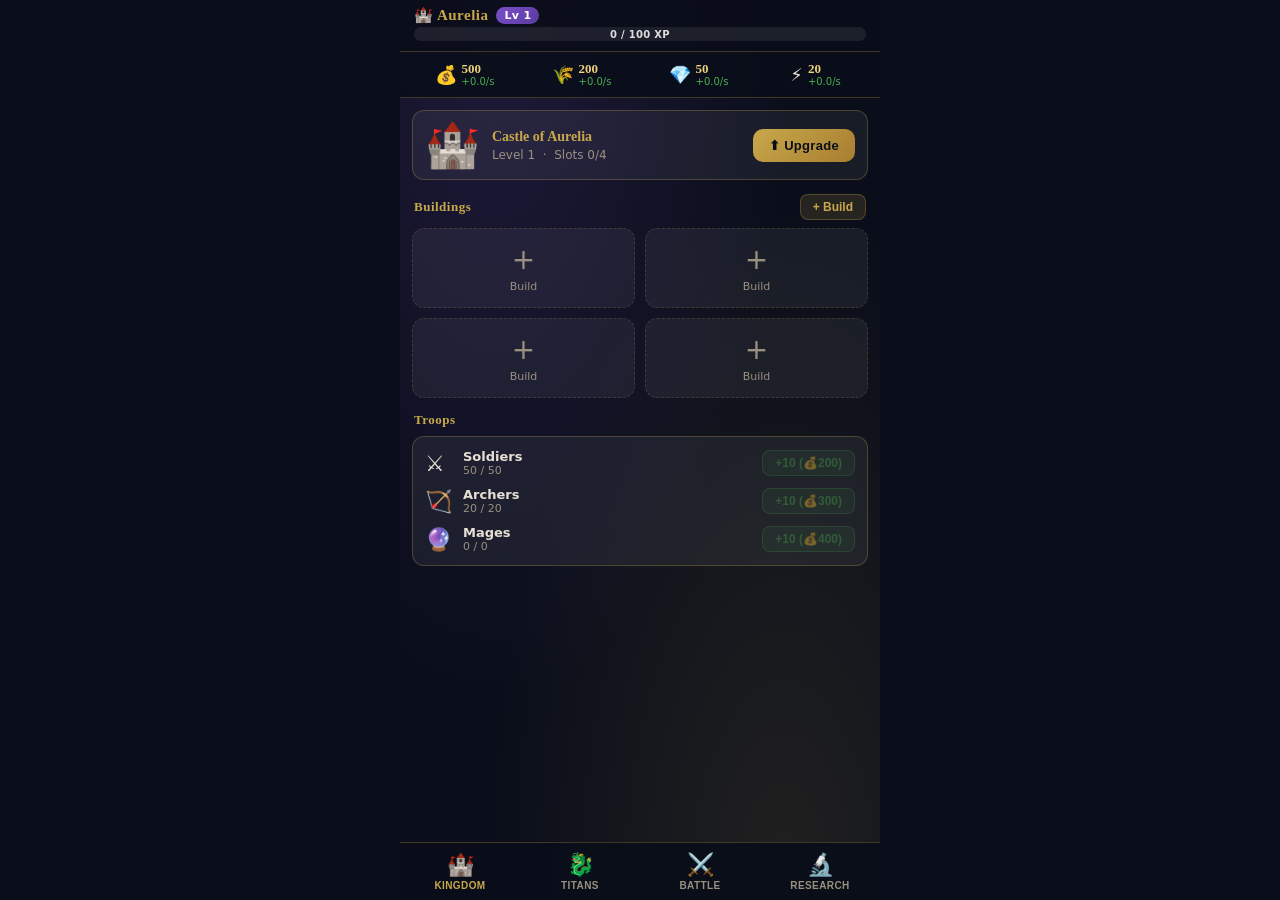
<file: index.html>
<!DOCTYPE html><html><head><meta http-equiv="refresh" content="0;url=game/index.html"><title>The Realm: Rise of Empires</title></head><body><a href="game/index.html">Click here to play</a></body></html>
</file>
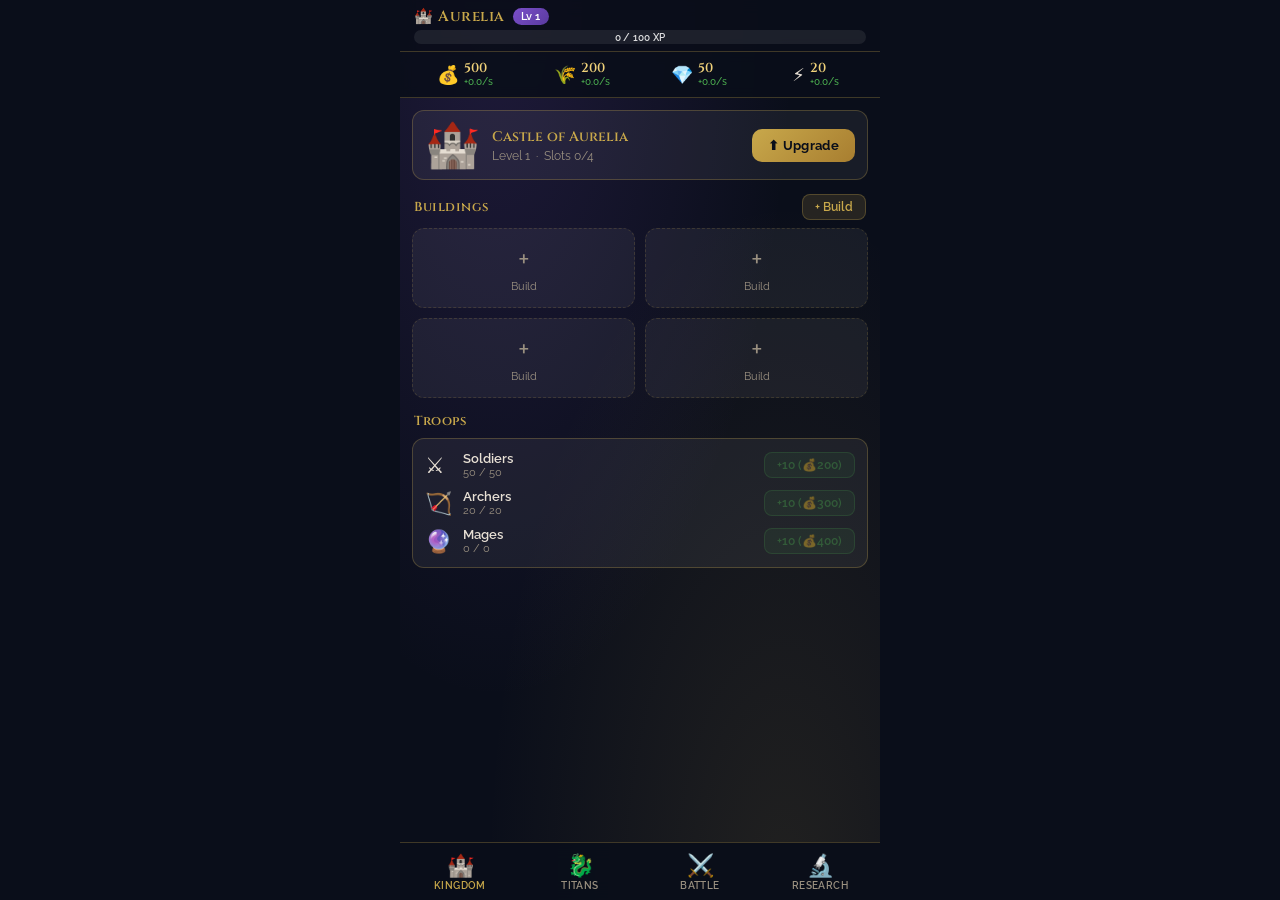
<file: game/index.html>
<!DOCTYPE html>
<html lang="en">
<head>
  <meta charset="UTF-8">
  <meta name="viewport" content="width=device-width, initial-scale=1.0, maximum-scale=1.0, user-scalable=no">
  <meta name="theme-color" content="#0a0e1a">
  <meta name="apple-mobile-web-app-capable" content="yes">
  <meta name="apple-mobile-web-app-status-bar-style" content="black-translucent">
  <title>The Realm: Rise of Empires</title>
  <link rel="preconnect" href="https://fonts.googleapis.com">
  <link rel="preconnect" href="https://fonts.gstatic.com" crossorigin>
  <link href="https://fonts.googleapis.com/css2?family=Cinzel:wght@400;600;700&family=Raleway:wght@400;500;600&display=swap" rel="stylesheet">
  <link rel="stylesheet" href="style.css">
</head>
<body>
  <div id="app">

    <!-- ── Header ────────────────────────────────────────── -->
    <header id="header">
      <div id="kingdom-info">
        <span id="kingdom-name-display">🏰 Aurelia</span>
        <div id="level-badge">Lv <span id="kingdom-level">1</span></div>
      </div>
      <div id="xp-bar-wrap">
        <div id="xp-bar-fill"></div>
        <span id="xp-text">0 / 100 XP</span>
      </div>
    </header>

    <!-- ── Resource Bar ───────────────────────────────────── -->
    <div id="resource-bar">
      <div class="res-item" title="Gold">
        <span class="res-icon">💰</span>
        <div class="res-vals">
          <span class="res-num" id="r-gold">500</span>
          <span class="res-rate" id="rr-gold">+0/s</span>
        </div>
      </div>
      <div class="res-item" title="Food">
        <span class="res-icon">🌾</span>
        <div class="res-vals">
          <span class="res-num" id="r-food">200</span>
          <span class="res-rate" id="rr-food">+0/s</span>
        </div>
      </div>
      <div class="res-item" title="Crystals">
        <span class="res-icon">💎</span>
        <div class="res-vals">
          <span class="res-num" id="r-crystals">50</span>
          <span class="res-rate" id="rr-crystals">+0/s</span>
        </div>
      </div>
      <div class="res-item" title="Mana">
        <span class="res-icon">⚡</span>
        <div class="res-vals">
          <span class="res-num" id="r-mana">20</span>
          <span class="res-rate" id="rr-mana">+0/s</span>
        </div>
      </div>
    </div>

    <!-- ── Main Content ───────────────────────────────────── -->
    <main id="main-content">

      <!-- Kingdom Tab -->
      <div id="tab-kingdom" class="tab-pane active">
        <div class="tab-scroll">
          <div id="castle-card">
            <div id="castle-visual">🏰</div>
            <div id="castle-details">
              <div class="castle-name">Castle of Aurelia</div>
              <div class="castle-meta">
                Level <span id="castle-level-display">1</span>
                &nbsp;·&nbsp;
                Slots <span id="slots-used">0</span>/<span id="slots-max">4</span>
              </div>
            </div>
            <button id="upgrade-castle-btn" class="btn-gold" onclick="openCastleUpgrade()">⬆ Upgrade</button>
          </div>

          <div class="section-header">
            <span>Buildings</span>
            <button id="build-btn" class="btn-small" onclick="openBuildMenu()">+ Build</button>
          </div>
          <div id="buildings-grid"><!-- populated by JS --></div>

          <div class="section-header" style="margin-top:14px">
            <span>Troops</span>
          </div>
          <div id="troops-panel"><!-- populated by JS --></div>
        </div>
      </div>

      <!-- Titans Tab -->
      <div id="tab-titans" class="tab-pane">
        <div class="tab-scroll">
          <div class="section-header">
            <span>Battle Team</span>
            <span class="hint-text">Tap a titan to assign</span>
          </div>
          <div id="battle-team-slots">
            <div class="team-slot empty" data-slot="0"><span class="slot-label">Slot 1</span></div>
            <div class="team-slot empty" data-slot="1"><span class="slot-label">Slot 2</span></div>
            <div class="team-slot empty" data-slot="2"><span class="slot-label">Slot 3</span></div>
          </div>

          <div class="section-header" style="margin-top:14px">
            <span>Collection (<span id="titan-count">0</span>)</span>
            <button class="btn-small btn-purple" onclick="openSummonMenu()">✦ Summon</button>
          </div>
          <div id="titans-grid"><!-- populated by JS --></div>
        </div>
      </div>

      <!-- Battle Tab -->
      <div id="tab-battle" class="tab-pane">
        <div class="tab-scroll">
          <div id="power-banner">
            <span class="power-label">Your Power</span>
            <span id="player-power-num" class="power-num">0</span>
          </div>
          <div class="section-header">
            <span>Enemy Kingdoms</span>
          </div>
          <div id="enemies-list"><!-- populated by JS --></div>
        </div>
      </div>

      <!-- Research Tab -->
      <div id="tab-research" class="tab-pane">
        <div class="tab-scroll">
          <p class="tab-intro">Research permanent upgrades for your empire</p>
          <div id="research-grid"><!-- populated by JS --></div>
        </div>
      </div>

    </main>

    <!-- ── Bottom Navigation ──────────────────────────────── -->
    <nav id="bottom-nav">
      <button class="nav-btn active" data-tab="kingdom" onclick="switchTab('kingdom')">
        <span class="nav-icon">🏰</span>
        <span class="nav-label">Kingdom</span>
      </button>
      <button class="nav-btn" data-tab="titans" onclick="switchTab('titans')">
        <span class="nav-icon">🐉</span>
        <span class="nav-label">Titans</span>
      </button>
      <button class="nav-btn" data-tab="battle" onclick="switchTab('battle')">
        <span class="nav-icon">⚔️</span>
        <span class="nav-label">Battle</span>
      </button>
      <button class="nav-btn" data-tab="research" onclick="switchTab('research')">
        <span class="nav-icon">🔬</span>
        <span class="nav-label">Research</span>
      </button>
    </nav>

    <!-- ── Modal ──────────────────────────────────────────── -->
    <div id="modal-overlay" class="hidden" onclick="handleOverlayClick(event)">
      <div id="modal-box">
        <div id="modal-header">
          <h3 id="modal-title">Title</h3>
          <button id="modal-close" onclick="closeModal()">✕</button>
        </div>
        <div id="modal-body"><!-- dynamic --></div>
        <div id="modal-footer"><!-- dynamic --></div>
      </div>
    </div>

    <!-- ── Battle Screen ──────────────────────────────────── -->
    <div id="battle-screen" class="hidden">
      <div id="bs-header">
        <h2 id="bs-title">⚔️ Battle</h2>
      </div>
      <div id="bs-arena">
        <div class="bs-side" id="bs-player-side">
          <div class="bs-side-label">Your Forces</div>
          <div id="bs-player-titans"></div>
        </div>
        <div id="bs-vs">VS</div>
        <div class="bs-side" id="bs-enemy-side">
          <div class="bs-side-label" id="bs-enemy-name">Enemy</div>
          <div id="bs-enemy-icon"></div>
        </div>
      </div>
      <div id="bs-log-wrap">
        <div id="bs-log"></div>
      </div>
      <div id="bs-result" class="hidden">
        <div id="bs-result-title"></div>
        <div id="bs-result-rewards"></div>
        <button class="btn-gold" style="width:100%;margin-top:12px" onclick="closeBattleScreen()">Continue →</button>
      </div>
    </div>

    <!-- ── Toast ──────────────────────────────────────────── -->
    <div id="toast-container"></div>

  </div><!-- #app -->

  <script src="game.js"></script>
</body>
</html>
</file>
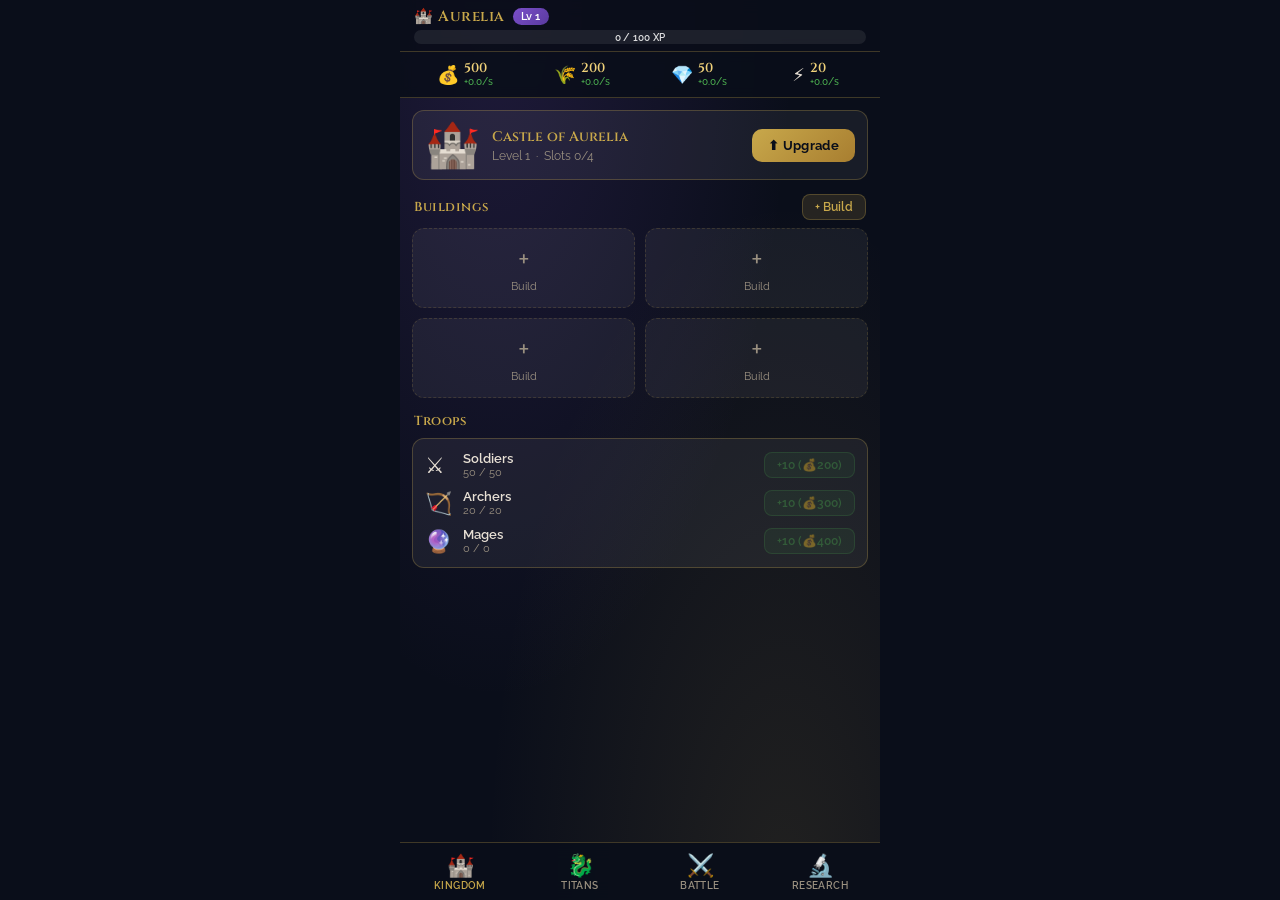
<file: game/play.html>
<!DOCTYPE html>
<html lang="en">
<head>
  <meta charset="UTF-8">
  <meta name="viewport" content="width=device-width, initial-scale=1.0, maximum-scale=1.0, user-scalable=no">
  <meta name="theme-color" content="#0a0e1a">
  <meta name="apple-mobile-web-app-capable" content="yes">
  <meta name="apple-mobile-web-app-status-bar-style" content="black-translucent">
  <title>The Realm: Rise of Empires</title>
  <link rel="preconnect" href="https://fonts.googleapis.com">
  <link rel="preconnect" href="https://fonts.gstatic.com" crossorigin>
  <link href="https://fonts.googleapis.com/css2?family=Cinzel:wght@400;600;700&family=Raleway:wght@400;500;600&display=swap" rel="stylesheet">
  <style>
/* ============================================================
   THE REALM: RISE OF EMPIRES — Mobile-first CSS
   ============================================================ */

/* ── Reset & Base ── */
*, *::before, *::after { box-sizing: border-box; margin: 0; padding: 0; }

:root {
  --bg:        #0a0e1a;
  --panel:     rgba(255,255,255,0.06);
  --panel2:    rgba(255,255,255,0.10);
  --border:    rgba(200,168,75,0.28);
  --gold:      #c8a84b;
  --gold-lt:   #f0d27a;
  --purple:    #7b4fc9;
  --red:       #e84142;
  --green:     #4caf50;
  --blue:      #2196f3;
  --ice:       #80d8ff;
  --text:      #e8e0d5;
  --text-dim:  #9a9080;
  --common:    #7b7b7b;
  --rare:      #2196f3;
  --epic:      #9c27b0;
  --legendary: #ff9800;
  --h-bar:     52px;
  --r-bar:     46px;
  --nav:       58px;
  --radius:    12px;
}

html, body { height: 100%; overflow: hidden; }

body {
  background: var(--bg);
  color: var(--text);
  font-family: 'Raleway', system-ui, sans-serif;
  font-size: 14px;
  -webkit-tap-highlight-color: transparent;
  overscroll-behavior: none;
}

#app {
  display: flex;
  flex-direction: column;
  height: 100dvh;
  max-width: 480px;
  margin: 0 auto;
  position: relative;
  overflow: hidden;
  background:
    radial-gradient(ellipse at 20% 0%, rgba(123,79,201,0.18) 0%, transparent 55%),
    radial-gradient(ellipse at 80% 100%, rgba(200,168,75,0.12) 0%, transparent 55%),
    var(--bg);
}

/* ── Header ── */
#header {
  flex-shrink: 0;
  height: var(--h-bar);
  background: rgba(10,14,26,0.92);
  border-bottom: 1px solid var(--border);
  backdrop-filter: blur(8px);
  padding: 6px 14px 4px;
  display: flex;
  flex-direction: column;
  gap: 3px;
  z-index: 100;
}

#kingdom-info {
  display: flex;
  align-items: center;
  gap: 8px;
}

#kingdom-name-display {
  font-family: 'Cinzel', serif;
  font-weight: 600;
  font-size: 15px;
  color: var(--gold);
  letter-spacing: 0.5px;
}

#level-badge {
  background: linear-gradient(135deg, var(--purple), #5a3aa0);
  color: #fff;
  font-size: 11px;
  font-weight: 600;
  padding: 2px 8px;
  border-radius: 20px;
  letter-spacing: 0.3px;
}

#xp-bar-wrap {
  position: relative;
  height: 14px;
  background: rgba(255,255,255,0.08);
  border-radius: 7px;
  overflow: hidden;
}

#xp-bar-fill {
  height: 100%;
  background: linear-gradient(90deg, var(--purple), #a87fe0);
  border-radius: 7px;
  transition: width 0.4s ease;
  width: 0%;
}

#xp-text {
  position: absolute;
  inset: 0;
  display: flex;
  align-items: center;
  justify-content: center;
  font-size: 10px;
  font-weight: 600;
  color: rgba(255,255,255,0.85);
  letter-spacing: 0.3px;
}

/* ── Resource Bar ── */
#resource-bar {
  flex-shrink: 0;
  height: var(--r-bar);
  display: flex;
  align-items: center;
  justify-content: space-around;
  padding: 0 6px;
  background: rgba(10,14,26,0.88);
  border-bottom: 1px solid var(--border);
  backdrop-filter: blur(6px);
  z-index: 99;
}

.res-item {
  display: flex;
  align-items: center;
  gap: 5px;
  flex: 1;
  justify-content: center;
}

.res-icon { font-size: 18px; line-height: 1; }

.res-vals { display: flex; flex-direction: column; line-height: 1.2; }

.res-num {
  font-family: 'Cinzel', serif;
  font-size: 13px;
  font-weight: 600;
  color: var(--gold-lt);
}

.res-rate {
  font-size: 10px;
  color: var(--green);
  font-weight: 500;
}

/* ── Main Content ── */
#main-content {
  flex: 1;
  min-height: 0;
  position: relative;
}

.tab-pane {
  display: none;
  position: absolute;
  inset: 0;
}

.tab-pane.active { display: flex; flex-direction: column; }

.tab-scroll {
  flex: 1;
  overflow-y: auto;
  padding: 12px 12px calc(var(--nav) + 8px);
  -webkit-overflow-scrolling: touch;
}

/* ── Bottom Navigation ── */
#bottom-nav {
  flex-shrink: 0;
  height: var(--nav);
  display: flex;
  background: rgba(10,14,26,0.95);
  border-top: 1px solid var(--border);
  backdrop-filter: blur(10px);
  z-index: 100;
}

.nav-btn {
  flex: 1;
  display: flex;
  flex-direction: column;
  align-items: center;
  justify-content: center;
  gap: 2px;
  border: none;
  background: none;
  color: var(--text-dim);
  cursor: pointer;
  padding: 6px 0;
  transition: color 0.2s;
  font-family: 'Raleway', sans-serif;
}

.nav-btn.active { color: var(--gold); }
.nav-btn:active { opacity: 0.7; }

.nav-icon { font-size: 22px; }
.nav-label { font-size: 10px; font-weight: 600; letter-spacing: 0.4px; text-transform: uppercase; }

/* ── Section Headers ── */
.section-header {
  display: flex;
  align-items: center;
  justify-content: space-between;
  margin-bottom: 8px;
  padding: 0 2px;
  font-family: 'Cinzel', serif;
  font-size: 13px;
  font-weight: 600;
  color: var(--gold);
  letter-spacing: 0.5px;
}

.tab-intro {
  color: var(--text-dim);
  font-size: 12px;
  margin-bottom: 12px;
  text-align: center;
}

.hint-text {
  font-family: 'Raleway', sans-serif;
  font-size: 11px;
  color: var(--text-dim);
  font-weight: 400;
}

/* ── Castle Card ── */
#castle-card {
  display: flex;
  align-items: center;
  gap: 12px;
  background: var(--panel);
  border: 1px solid var(--border);
  border-radius: var(--radius);
  padding: 12px;
  margin-bottom: 14px;
}

#castle-visual { font-size: 44px; line-height: 1; }

#castle-details { flex: 1; }

.castle-name {
  font-family: 'Cinzel', serif;
  font-size: 14px;
  font-weight: 600;
  color: var(--gold);
}

.castle-meta { font-size: 12px; color: var(--text-dim); margin-top: 3px; }

/* ── Buildings Grid ── */
#buildings-grid {
  display: grid;
  grid-template-columns: repeat(2, 1fr);
  gap: 10px;
  margin-bottom: 4px;
}

.building-card {
  background: var(--panel);
  border: 1px solid var(--border);
  border-radius: var(--radius);
  padding: 12px 10px;
  cursor: pointer;
  transition: background 0.15s, border-color 0.15s;
  position: relative;
  min-height: 80px;
  display: flex;
  flex-direction: column;
  align-items: center;
  justify-content: center;
  gap: 4px;
  text-align: center;
}

.building-card:active { background: var(--panel2); }

.building-card.empty-slot {
  border-style: dashed;
  border-color: rgba(200,168,75,0.18);
  color: var(--text-dim);
}

.building-card.empty-slot:active { border-color: var(--gold); }

.building-icon { font-size: 28px; }
.building-name { font-size: 12px; font-weight: 600; }
.building-level { font-size: 10px; color: var(--text-dim); }

.building-output {
  font-size: 10px;
  color: var(--green);
  font-weight: 500;
}

.building-max-badge {
  position: absolute;
  top: 6px; right: 6px;
  background: var(--gold);
  color: #000;
  font-size: 9px;
  font-weight: 700;
  padding: 2px 5px;
  border-radius: 8px;
}

/* ── Troops Panel ── */
#troops-panel {
  background: var(--panel);
  border: 1px solid var(--border);
  border-radius: var(--radius);
  padding: 12px;
  display: flex;
  flex-direction: column;
  gap: 10px;
}

.troop-row {
  display: flex;
  align-items: center;
  gap: 10px;
}

.troop-icon { font-size: 22px; width: 28px; }

.troop-info { flex: 1; }
.troop-name { font-size: 13px; font-weight: 600; }
.troop-count { font-size: 11px; color: var(--text-dim); }

.btn-train {
  background: rgba(76,175,80,0.2);
  border: 1px solid rgba(76,175,80,0.5);
  color: var(--green);
  border-radius: 8px;
  padding: 5px 12px;
  font-size: 12px;
  font-weight: 600;
  cursor: pointer;
  font-family: 'Raleway', sans-serif;
  transition: background 0.15s;
}

.btn-train:active { background: rgba(76,175,80,0.4); }
.btn-train:disabled { opacity: 0.4; cursor: not-allowed; }

/* ── Battle Team Slots ── */
#battle-team-slots {
  display: grid;
  grid-template-columns: repeat(3, 1fr);
  gap: 8px;
  margin-bottom: 6px;
}

.team-slot {
  background: var(--panel);
  border: 2px dashed rgba(200,168,75,0.25);
  border-radius: var(--radius);
  height: 78px;
  display: flex;
  flex-direction: column;
  align-items: center;
  justify-content: center;
  gap: 4px;
  cursor: pointer;
  transition: border-color 0.15s;
  position: relative;
  text-align: center;
  padding: 6px;
}

.team-slot.filled {
  border-style: solid;
  border-color: var(--gold);
}

.team-slot:active { border-color: var(--gold); }

.slot-label { font-size: 11px; color: var(--text-dim); }
.slot-titan-icon { font-size: 24px; }
.slot-titan-name { font-size: 10px; font-weight: 600; color: var(--gold); }

.slot-remove {
  position: absolute;
  top: 3px; right: 5px;
  font-size: 12px;
  color: var(--red);
  cursor: pointer;
}

/* ── Titans Grid ── */
#titans-grid {
  display: grid;
  grid-template-columns: repeat(2, 1fr);
  gap: 10px;
}

.titan-card {
  background: var(--panel);
  border-radius: var(--radius);
  padding: 12px;
  cursor: pointer;
  position: relative;
  transition: background 0.15s;
  overflow: hidden;
  display: flex;
  flex-direction: column;
  gap: 4px;
}

.titan-card::before {
  content: '';
  position: absolute;
  top: 0; left: 0; right: 0;
  height: 3px;
}

.titan-card.common::before  { background: var(--common); }
.titan-card.rare::before    { background: var(--rare); }
.titan-card.epic::before    { background: var(--epic); }
.titan-card.legendary::before { background: var(--legendary); }

.titan-card:active { background: var(--panel2); }

.titan-icon { font-size: 32px; text-align: center; }
.titan-name { font-size: 13px; font-weight: 700; }
.titan-rarity { font-size: 10px; font-weight: 600; text-transform: uppercase; letter-spacing: 0.5px; }

.titan-card.common  .titan-rarity { color: var(--common); }
.titan-card.rare    .titan-rarity { color: var(--rare); }
.titan-card.epic    .titan-rarity { color: var(--epic); }
.titan-card.legendary .titan-rarity { color: var(--legendary); }

.titan-stats {
  display: flex;
  gap: 8px;
  font-size: 11px;
  color: var(--text-dim);
  margin-top: 2px;
}

.titan-stat { display: flex; align-items: center; gap: 2px; }

.titan-stars { font-size: 11px; color: var(--gold); margin-top: 2px; }

.titan-team-badge {
  position: absolute;
  top: 6px; right: 6px;
  background: var(--gold);
  color: #000;
  font-size: 9px;
  font-weight: 700;
  padding: 2px 6px;
  border-radius: 8px;
}

/* ── Battle Tab ── */
#power-banner {
  background: linear-gradient(135deg, rgba(232,65,66,0.15), rgba(123,79,201,0.15));
  border: 1px solid rgba(232,65,66,0.4);
  border-radius: var(--radius);
  padding: 14px 16px;
  display: flex;
  align-items: center;
  justify-content: space-between;
  margin-bottom: 14px;
}

.power-label {
  font-family: 'Cinzel', serif;
  font-size: 13px;
  color: var(--text-dim);
}

.power-num {
  font-family: 'Cinzel', serif;
  font-size: 24px;
  font-weight: 700;
  color: var(--red);
  text-shadow: 0 0 16px rgba(232,65,66,0.6);
}

#enemies-list {
  display: flex;
  flex-direction: column;
  gap: 10px;
}

.enemy-card {
  background: var(--panel);
  border: 1px solid var(--border);
  border-radius: var(--radius);
  padding: 14px;
  display: flex;
  align-items: center;
  gap: 12px;
  cursor: pointer;
  transition: background 0.15s;
  position: relative;
}

.enemy-card:active { background: var(--panel2); }

.enemy-icon { font-size: 36px; }

.enemy-info { flex: 1; }
.enemy-name { font-size: 14px; font-weight: 700; }
.enemy-power { font-size: 12px; color: var(--text-dim); margin-top: 2px; }

.enemy-tier {
  font-size: 10px;
  font-weight: 700;
  text-transform: uppercase;
  letter-spacing: 0.5px;
  padding: 3px 8px;
  border-radius: 8px;
  position: absolute;
  top: 8px; right: 10px;
}

.tier-easy    { background: rgba(76,175,80,0.2);  color: var(--green); border: 1px solid rgba(76,175,80,0.4); }
.tier-medium  { background: rgba(255,152,0,0.2);  color: #ff9800;       border: 1px solid rgba(255,152,0,0.4); }
.tier-hard    { background: rgba(232,65,66,0.2);  color: var(--red);   border: 1px solid rgba(232,65,66,0.4); }

.enemy-rewards { font-size: 11px; color: var(--text-dim); margin-top: 4px; }

/* ── Research Grid ── */
#research-grid {
  display: flex;
  flex-direction: column;
  gap: 10px;
}

.research-card {
  background: var(--panel);
  border: 1px solid var(--border);
  border-radius: var(--radius);
  padding: 12px 14px;
  display: flex;
  align-items: center;
  gap: 12px;
  cursor: pointer;
  transition: background 0.15s;
}

.research-card.done {
  border-color: rgba(76,175,80,0.4);
  opacity: 0.7;
}

.research-card:active:not(.done) { background: var(--panel2); }

.research-icon { font-size: 28px; }

.research-info { flex: 1; }
.research-name { font-size: 13px; font-weight: 700; }
.research-desc { font-size: 11px; color: var(--text-dim); margin-top: 2px; }
.research-cost { font-size: 11px; color: var(--gold); margin-top: 4px; }

.research-status {
  font-size: 11px;
  font-weight: 600;
  padding: 4px 10px;
  border-radius: 8px;
}

.status-done    { background: rgba(76,175,80,0.2); color: var(--green); }
.status-locked  { background: rgba(255,255,255,0.06); color: var(--text-dim); }

/* ── Buttons ── */
.btn-gold {
  background: linear-gradient(135deg, var(--gold), #a87e30);
  color: #0a0e1a;
  border: none;
  border-radius: 10px;
  padding: 9px 16px;
  font-size: 13px;
  font-weight: 700;
  cursor: pointer;
  font-family: 'Raleway', sans-serif;
  letter-spacing: 0.3px;
  transition: opacity 0.15s;
  white-space: nowrap;
}

.btn-gold:active  { opacity: 0.8; }
.btn-gold:disabled { opacity: 0.4; cursor: not-allowed; }

.btn-purple {
  background: linear-gradient(135deg, var(--purple), #5a3aa0);
  color: #fff;
  border: none;
  border-radius: 10px;
  padding: 7px 14px;
  font-size: 12px;
  font-weight: 700;
  cursor: pointer;
  font-family: 'Raleway', sans-serif;
  transition: opacity 0.15s;
}

.btn-purple:active { opacity: 0.8; }

.btn-small {
  background: rgba(200,168,75,0.15);
  border: 1px solid var(--border);
  color: var(--gold);
  border-radius: 8px;
  padding: 5px 12px;
  font-size: 12px;
  font-weight: 600;
  cursor: pointer;
  font-family: 'Raleway', sans-serif;
  transition: background 0.15s;
}

.btn-small:active { background: rgba(200,168,75,0.3); }

.btn-red {
  background: rgba(232,65,66,0.2);
  border: 1px solid rgba(232,65,66,0.5);
  color: var(--red);
  border-radius: 10px;
  padding: 9px 16px;
  font-size: 13px;
  font-weight: 700;
  cursor: pointer;
  font-family: 'Raleway', sans-serif;
  transition: background 0.15s;
  width: 100%;
  margin-top: 8px;
}

.btn-red:active   { background: rgba(232,65,66,0.35); }
.btn-red:disabled { opacity: 0.4; cursor: not-allowed; }

/* ── Modal ── */
#modal-overlay {
  position: fixed;
  inset: 0;
  background: rgba(0,0,0,0.75);
  z-index: 200;
  display: flex;
  align-items: flex-end;
  justify-content: center;
  backdrop-filter: blur(4px);
  transition: opacity 0.2s;
}

#modal-overlay.hidden { display: none; }

#modal-box {
  background: #111827;
  border: 1px solid var(--border);
  border-radius: 20px 20px 0 0;
  width: 100%;
  max-width: 480px;
  max-height: 85dvh;
  display: flex;
  flex-direction: column;
  overflow: hidden;
}

#modal-header {
  display: flex;
  align-items: center;
  justify-content: space-between;
  padding: 16px 18px;
  border-bottom: 1px solid var(--border);
}

#modal-title {
  font-family: 'Cinzel', serif;
  font-size: 16px;
  font-weight: 600;
  color: var(--gold);
}

#modal-close {
  background: none;
  border: none;
  color: var(--text-dim);
  font-size: 18px;
  cursor: pointer;
  padding: 4px 8px;
}

#modal-body {
  padding: 16px 18px;
  overflow-y: auto;
  flex: 1;
}

#modal-footer {
  padding: 12px 18px 16px;
  border-top: 1px solid var(--border);
  display: flex;
  flex-direction: column;
  gap: 8px;
}

.modal-row {
  display: flex;
  align-items: center;
  justify-content: space-between;
  padding: 7px 0;
  border-bottom: 1px solid rgba(255,255,255,0.05);
  font-size: 13px;
}

.modal-label { color: var(--text-dim); }
.modal-value { font-weight: 600; }

.cost-row { display: flex; gap: 12px; flex-wrap: wrap; margin: 10px 0; }
.cost-item { display: flex; align-items: center; gap: 4px; font-size: 13px; }
.cost-item.cant-afford { color: var(--red); }

.upgrade-preview {
  background: rgba(76,175,80,0.08);
  border: 1px solid rgba(76,175,80,0.2);
  border-radius: 8px;
  padding: 8px 12px;
  margin: 10px 0;
  font-size: 12px;
  color: var(--green);
}

.titan-modal-header {
  display: flex;
  align-items: center;
  gap: 14px;
  margin-bottom: 12px;
}

.titan-modal-icon { font-size: 52px; }

.summon-grid {
  display: grid;
  grid-template-columns: repeat(2, 1fr);
  gap: 10px;
}

.summon-option {
  background: var(--panel);
  border: 1px solid var(--border);
  border-radius: var(--radius);
  padding: 12px;
  cursor: pointer;
  transition: background 0.15s;
  text-align: center;
}

.summon-option:active { background: var(--panel2); }
.summon-option.owned  { opacity: 0.5; pointer-events: none; }

.summon-icon { font-size: 28px; }
.summon-name { font-size: 12px; font-weight: 700; margin: 4px 0 2px; }
.summon-rarity-badge {
  font-size: 10px;
  font-weight: 700;
  padding: 2px 6px;
  border-radius: 8px;
  display: inline-block;
  margin-bottom: 4px;
}

.rarity-common   { background: rgba(123,123,123,0.2); color: var(--common); }
.rarity-rare     { background: rgba(33,150,243,0.2);  color: var(--rare); }
.rarity-epic     { background: rgba(156,39,176,0.2);  color: var(--epic); }
.rarity-legendary{ background: rgba(255,152,0,0.2);   color: var(--legendary); }

.summon-cost { font-size: 11px; color: var(--gold); margin-top: 4px; }

/* ── Battle Screen ── */
#battle-screen {
  position: fixed;
  inset: 0;
  z-index: 300;
  background: #050810;
  display: flex;
  flex-direction: column;
  max-width: 480px;
  margin: 0 auto;
}

#battle-screen.hidden { display: none; }

#bs-header {
  padding: 14px 18px 10px;
  border-bottom: 1px solid var(--border);
  background: rgba(0,0,0,0.4);
}

#bs-title {
  font-family: 'Cinzel', serif;
  font-size: 18px;
  color: var(--gold);
  text-align: center;
}

#bs-arena {
  display: flex;
  align-items: center;
  justify-content: space-around;
  padding: 18px;
  background: rgba(0,0,0,0.2);
}

.bs-side { flex: 1; display: flex; flex-direction: column; align-items: center; gap: 8px; }
.bs-side-label { font-size: 11px; color: var(--text-dim); font-weight: 600; text-transform: uppercase; letter-spacing: 0.5px; }

#bs-vs {
  font-family: 'Cinzel', serif;
  font-size: 20px;
  font-weight: 700;
  color: var(--red);
  text-shadow: 0 0 20px rgba(232,65,66,0.8);
  flex-shrink: 0;
  padding: 0 12px;
}

.bs-titan-icon { font-size: 28px; }
#bs-player-titans { display: flex; gap: 8px; }
#bs-enemy-icon { font-size: 52px; }

#bs-log-wrap {
  flex: 1;
  overflow-y: auto;
  padding: 12px 16px;
  background: rgba(0,0,0,0.15);
}

#bs-log { display: flex; flex-direction: column; gap: 6px; }

.log-entry {
  font-size: 13px;
  padding: 5px 10px;
  border-radius: 8px;
  animation: logFadeIn 0.3s ease;
  line-height: 1.4;
}

.log-attack  { background: rgba(232,65,66,0.12); border-left: 3px solid var(--red); }
.log-ability { background: rgba(123,79,201,0.15); border-left: 3px solid var(--purple); }
.log-crit    { background: rgba(255,152,0,0.15);  border-left: 3px solid #ff9800; color: #ff9800; font-weight: 600; }
.log-heal    { background: rgba(76,175,80,0.12);  border-left: 3px solid var(--green); }
.log-system  { background: rgba(255,255,255,0.04); color: var(--text-dim); font-style: italic; }
.log-victory { background: rgba(76,175,80,0.15);  border-left: 3px solid var(--green); font-weight: 700; color: var(--green); font-size: 15px; }
.log-defeat  { background: rgba(232,65,66,0.15);  border-left: 3px solid var(--red); font-weight: 700; color: var(--red); font-size: 15px; }

@keyframes logFadeIn {
  from { opacity: 0; transform: translateX(-8px); }
  to   { opacity: 1; transform: translateX(0); }
}

#bs-result {
  padding: 16px 18px;
  border-top: 1px solid var(--border);
  background: rgba(0,0,0,0.4);
}

#bs-result.hidden { display: none; }

#bs-result-title {
  font-family: 'Cinzel', serif;
  font-size: 20px;
  font-weight: 700;
  text-align: center;
  margin-bottom: 10px;
}

#bs-result-rewards {
  display: flex;
  flex-wrap: wrap;
  gap: 8px;
  justify-content: center;
  margin-bottom: 4px;
}

.reward-chip {
  background: rgba(200,168,75,0.15);
  border: 1px solid var(--border);
  border-radius: 20px;
  padding: 4px 12px;
  font-size: 13px;
  font-weight: 600;
  display: flex;
  align-items: center;
  gap: 4px;
}

/* ── Toast ── */
#toast-container {
  position: fixed;
  top: calc(var(--h-bar) + var(--r-bar) + 8px);
  left: 50%;
  transform: translateX(-50%);
  z-index: 400;
  display: flex;
  flex-direction: column;
  gap: 6px;
  pointer-events: none;
  width: min(90%, 380px);
}

.toast {
  background: rgba(17,24,39,0.95);
  border-radius: 10px;
  padding: 10px 16px;
  font-size: 13px;
  font-weight: 600;
  text-align: center;
  backdrop-filter: blur(8px);
  border-left: 4px solid var(--gold);
  animation: toastIn 0.3s ease, toastOut 0.3s ease 2.4s forwards;
  pointer-events: auto;
}

.toast.success { border-color: var(--green); color: #a5d6a7; }
.toast.error   { border-color: var(--red);   color: #ef9a9a; }
.toast.info    { border-color: var(--blue);  color: #90caf9; }

@keyframes toastIn  { from { opacity:0; transform:translateY(-12px); } to { opacity:1; transform:translateY(0); } }
@keyframes toastOut { from { opacity:1; } to { opacity:0; } }

/* ── Misc ── */
.divider {
  border: none;
  border-top: 1px solid rgba(255,255,255,0.06);
  margin: 10px 0;
}

.build-option-grid {
  display: grid;
  grid-template-columns: repeat(2, 1fr);
  gap: 8px;
}

.build-option {
  background: var(--panel);
  border: 1px solid var(--border);
  border-radius: var(--radius);
  padding: 10px;
  cursor: pointer;
  transition: background 0.15s;
  text-align: center;
  display: flex;
  flex-direction: column;
  gap: 3px;
}

.build-option:active { background: var(--panel2); }
.build-option.already-built { opacity: 0.45; pointer-events: none; }

.build-opt-icon { font-size: 26px; }
.build-opt-name { font-size: 12px; font-weight: 600; }
.build-opt-cost { font-size: 10px; color: var(--gold); }

.stat-bars { display: flex; flex-direction: column; gap: 6px; margin: 8px 0; }

.stat-bar-row {
  display: flex;
  align-items: center;
  gap: 8px;
  font-size: 12px;
}

.stat-bar-label { width: 48px; color: var(--text-dim); }

.stat-bar-track {
  flex: 1;
  height: 8px;
  background: rgba(255,255,255,0.08);
  border-radius: 4px;
  overflow: hidden;
}

.stat-bar-fill {
  height: 100%;
  border-radius: 4px;
  transition: width 0.4s ease;
}

.bar-hp  { background: linear-gradient(90deg, #4caf50, #81c784); }
.bar-atk { background: linear-gradient(90deg, var(--red), #ef9a9a); }
.bar-def { background: linear-gradient(90deg, var(--blue), #90caf9); }

.stat-bar-val { width: 36px; text-align: right; font-weight: 600; }

.ability-box {
  background: rgba(123,79,201,0.12);
  border: 1px solid rgba(123,79,201,0.3);
  border-radius: 8px;
  padding: 10px 12px;
  margin: 10px 0;
}

.ability-name { font-size: 13px; font-weight: 700; color: var(--purple); margin-bottom: 3px; }
.ability-desc { font-size: 12px; color: var(--text-dim); }

  </style>
</head>
<body>
  <div id="app">

    <!-- ── Header ────────────────────────────────────────── -->
    <header id="header">
      <div id="kingdom-info">
        <span id="kingdom-name-display">🏰 Aurelia</span>
        <div id="level-badge">Lv <span id="kingdom-level">1</span></div>
      </div>
      <div id="xp-bar-wrap">
        <div id="xp-bar-fill"></div>
        <span id="xp-text">0 / 100 XP</span>
      </div>
    </header>

    <!-- ── Resource Bar ───────────────────────────────────── -->
    <div id="resource-bar">
      <div class="res-item" title="Gold">
        <span class="res-icon">💰</span>
        <div class="res-vals">
          <span class="res-num" id="r-gold">500</span>
          <span class="res-rate" id="rr-gold">+0/s</span>
        </div>
      </div>
      <div class="res-item" title="Food">
        <span class="res-icon">🌾</span>
        <div class="res-vals">
          <span class="res-num" id="r-food">200</span>
          <span class="res-rate" id="rr-food">+0/s</span>
        </div>
      </div>
      <div class="res-item" title="Crystals">
        <span class="res-icon">💎</span>
        <div class="res-vals">
          <span class="res-num" id="r-crystals">50</span>
          <span class="res-rate" id="rr-crystals">+0/s</span>
        </div>
      </div>
      <div class="res-item" title="Mana">
        <span class="res-icon">⚡</span>
        <div class="res-vals">
          <span class="res-num" id="r-mana">20</span>
          <span class="res-rate" id="rr-mana">+0/s</span>
        </div>
      </div>
    </div>

    <!-- ── Main Content ───────────────────────────────────── -->
    <main id="main-content">

      <!-- Kingdom Tab -->
      <div id="tab-kingdom" class="tab-pane active">
        <div class="tab-scroll">
          <div id="castle-card">
            <div id="castle-visual">🏰</div>
            <div id="castle-details">
              <div class="castle-name">Castle of Aurelia</div>
              <div class="castle-meta">
                Level <span id="castle-level-display">1</span>
                &nbsp;·&nbsp;
                Slots <span id="slots-used">0</span>/<span id="slots-max">4</span>
              </div>
            </div>
            <button id="upgrade-castle-btn" class="btn-gold" onclick="openCastleUpgrade()">⬆ Upgrade</button>
          </div>

          <div class="section-header">
            <span>Buildings</span>
            <button id="build-btn" class="btn-small" onclick="openBuildMenu()">+ Build</button>
          </div>
          <div id="buildings-grid"><!-- populated by JS --></div>

          <div class="section-header" style="margin-top:14px">
            <span>Troops</span>
          </div>
          <div id="troops-panel"><!-- populated by JS --></div>
        </div>
      </div>

      <!-- Titans Tab -->
      <div id="tab-titans" class="tab-pane">
        <div class="tab-scroll">
          <div class="section-header">
            <span>Battle Team</span>
            <span class="hint-text">Tap a titan to assign</span>
          </div>
          <div id="battle-team-slots">
            <div class="team-slot empty" data-slot="0"><span class="slot-label">Slot 1</span></div>
            <div class="team-slot empty" data-slot="1"><span class="slot-label">Slot 2</span></div>
            <div class="team-slot empty" data-slot="2"><span class="slot-label">Slot 3</span></div>
          </div>

          <div class="section-header" style="margin-top:14px">
            <span>Collection (<span id="titan-count">0</span>)</span>
            <button class="btn-small btn-purple" onclick="openSummonMenu()">✦ Summon</button>
          </div>
          <div id="titans-grid"><!-- populated by JS --></div>
        </div>
      </div>

      <!-- Battle Tab -->
      <div id="tab-battle" class="tab-pane">
        <div class="tab-scroll">
          <div id="power-banner">
            <span class="power-label">Your Power</span>
            <span id="player-power-num" class="power-num">0</span>
          </div>
          <div class="section-header">
            <span>Enemy Kingdoms</span>
          </div>
          <div id="enemies-list"><!-- populated by JS --></div>
        </div>
      </div>

      <!-- Research Tab -->
      <div id="tab-research" class="tab-pane">
        <div class="tab-scroll">
          <p class="tab-intro">Research permanent upgrades for your empire</p>
          <div id="research-grid"><!-- populated by JS --></div>
        </div>
      </div>

    </main>

    <!-- ── Bottom Navigation ──────────────────────────────── -->
    <nav id="bottom-nav">
      <button class="nav-btn active" data-tab="kingdom" onclick="switchTab('kingdom')">
        <span class="nav-icon">🏰</span>
        <span class="nav-label">Kingdom</span>
      </button>
      <button class="nav-btn" data-tab="titans" onclick="switchTab('titans')">
        <span class="nav-icon">🐉</span>
        <span class="nav-label">Titans</span>
      </button>
      <button class="nav-btn" data-tab="battle" onclick="switchTab('battle')">
        <span class="nav-icon">⚔️</span>
        <span class="nav-label">Battle</span>
      </button>
      <button class="nav-btn" data-tab="research" onclick="switchTab('research')">
        <span class="nav-icon">🔬</span>
        <span class="nav-label">Research</span>
      </button>
    </nav>

    <!-- ── Modal ──────────────────────────────────────────── -->
    <div id="modal-overlay" class="hidden" onclick="handleOverlayClick(event)">
      <div id="modal-box">
        <div id="modal-header">
          <h3 id="modal-title">Title</h3>
          <button id="modal-close" onclick="closeModal()">✕</button>
        </div>
        <div id="modal-body"><!-- dynamic --></div>
        <div id="modal-footer"><!-- dynamic --></div>
      </div>
    </div>

    <!-- ── Battle Screen ──────────────────────────────────── -->
    <div id="battle-screen" class="hidden">
      <div id="bs-header">
        <h2 id="bs-title">⚔️ Battle</h2>
      </div>
      <div id="bs-arena">
        <div class="bs-side" id="bs-player-side">
          <div class="bs-side-label">Your Forces</div>
          <div id="bs-player-titans"></div>
        </div>
        <div id="bs-vs">VS</div>
        <div class="bs-side" id="bs-enemy-side">
          <div class="bs-side-label" id="bs-enemy-name">Enemy</div>
          <div id="bs-enemy-icon"></div>
        </div>
      </div>
      <div id="bs-log-wrap">
        <div id="bs-log"></div>
      </div>
      <div id="bs-result" class="hidden">
        <div id="bs-result-title"></div>
        <div id="bs-result-rewards"></div>
        <button class="btn-gold" style="width:100%;margin-top:12px" onclick="closeBattleScreen()">Continue →</button>
      </div>
    </div>

    <!-- ── Toast ──────────────────────────────────────────── -->
    <div id="toast-container"></div>

  </div><!-- #app -->

  <script>
/* ============================================================
   THE REALM: RISE OF EMPIRES — game.js
   Complete mobile strategy game
   ============================================================ */

// ============================================================
// SECTION 1: STATIC DATA
// ============================================================

const TITAN_DATA = {
  stone_golem: {
    id: 'stone_golem', name: 'Stone Golem', icon: '🗿',
    rarity: 'common', element: 'earth',
    hp: 600, atk: 80, def: 120,
    ability: 'Tremor',
    abilityDesc: 'Slams the ground dealing 100% ATK to all enemies.',
    summonCost: { gold: 100, crystals: 50 },
    upgradeCost: { gold: 200, crystals: 80 },
  },
  forest_sprite: {
    id: 'forest_sprite', name: 'Forest Sprite', icon: '🌿',
    rarity: 'common', element: 'nature',
    hp: 380, atk: 95, def: 60,
    ability: 'Rejuvenate',
    abilityDesc: 'Heals the most wounded ally for 180 HP.',
    summonCost: { gold: 100, crystals: 50 },
    upgradeCost: { gold: 200, crystals: 80 },
  },
  tide_serpent: {
    id: 'tide_serpent', name: 'Tide Serpent', icon: '🐍',
    rarity: 'common', element: 'water',
    hp: 480, atk: 110, def: 80,
    ability: 'Tidal Wave',
    abilityDesc: 'Crashes a wave dealing 120% ATK to the enemy.',
    summonCost: { gold: 100, crystals: 50 },
    upgradeCost: { gold: 200, crystals: 80 },
  },
  flame_drake: {
    id: 'flame_drake', name: 'Flame Drake', icon: '🔥',
    rarity: 'rare', element: 'fire',
    hp: 520, atk: 130, def: 70,
    ability: 'Inferno Burst',
    abilityDesc: 'Ignites the enemy for 150% ATK fire damage + burn.',
    summonCost: { gold: 300, crystals: 150, mana: 50 },
    upgradeCost: { gold: 500, crystals: 200, mana: 80 },
  },
  storm_hawk: {
    id: 'storm_hawk', name: 'Storm Hawk', icon: '🦅',
    rarity: 'rare', element: 'lightning',
    hp: 460, atk: 145, def: 60,
    ability: 'Thunder Strike',
    abilityDesc: 'Deals 160% ATK lightning damage with 50% stun chance.',
    summonCost: { gold: 300, crystals: 150, mana: 50 },
    upgradeCost: { gold: 500, crystals: 200, mana: 80 },
  },
  shadow_walker: {
    id: 'shadow_walker', name: 'Shadow Walker', icon: '🌑',
    rarity: 'rare', element: 'dark',
    hp: 500, atk: 140, def: 75,
    ability: 'Shadowstep',
    abilityDesc: 'Steps into the shadows, dodging the next hit and counter-attacking.',
    summonCost: { gold: 300, crystals: 150, mana: 50 },
    upgradeCost: { gold: 500, crystals: 200, mana: 80 },
  },
  emberwing: {
    id: 'emberwing', name: 'Emberwing', icon: '🐉',
    rarity: 'epic', element: 'fire',
    hp: 740, atk: 180, def: 100,
    ability: 'Dragon Breath',
    abilityDesc: 'Breathes a river of flame dealing 200% ATK to all foes.',
    summonCost: { gold: 800, crystals: 400, mana: 200 },
    upgradeCost: { gold: 1200, crystals: 600, mana: 300 },
  },
  frost_giant: {
    id: 'frost_giant', name: 'Frost Giant', icon: '❄️',
    rarity: 'epic', element: 'ice',
    hp: 880, atk: 148, def: 155,
    ability: 'Blizzard',
    abilityDesc: 'Summons a blizzard slowing all enemies and dealing 120% ATK.',
    summonCost: { gold: 800, crystals: 400, mana: 200 },
    upgradeCost: { gold: 1200, crystals: 600, mana: 300 },
  },
  storm_colossus: {
    id: 'storm_colossus', name: 'Storm Colossus', icon: '⚡',
    rarity: 'epic', element: 'lightning',
    hp: 680, atk: 195, def: 110,
    ability: 'Lightning Storm',
    abilityDesc: 'Calls down chain lightning striking all enemies for 180% ATK.',
    summonCost: { gold: 800, crystals: 400, mana: 200 },
    upgradeCost: { gold: 1200, crystals: 600, mana: 300 },
  },
  ancient_dragon: {
    id: 'ancient_dragon', name: 'Ancient Dragon', icon: '🔮',
    rarity: 'legendary', element: 'fire',
    hp: 1200, atk: 250, def: 180,
    ability: 'Infernal Judgement',
    abilityDesc: 'Unleashes cataclysmic fire dealing 300% ATK to all enemies.',
    summonCost: { gold: 2000, crystals: 1000, mana: 500 },
    upgradeCost: { gold: 3000, crystals: 1500, mana: 750 },
  },
  void_wraith: {
    id: 'void_wraith', name: 'Void Wraith', icon: '💀',
    rarity: 'legendary', element: 'dark',
    hp: 800, atk: 275, def: 130,
    ability: 'Soul Drain',
    abilityDesc: 'Drains the life of all enemies, stealing 220% ATK as HP.',
    summonCost: { gold: 2000, crystals: 1000, mana: 500 },
    upgradeCost: { gold: 3000, crystals: 1500, mana: 750 },
  },
  solar_phoenix: {
    id: 'solar_phoenix', name: 'Solar Phoenix', icon: '🌟',
    rarity: 'legendary', element: 'light',
    hp: 1000, atk: 220, def: 165,
    ability: 'Rebirth',
    abilityDesc: 'Upon first defeat, rises from the ashes with 40% HP restored.',
    summonCost: { gold: 2000, crystals: 1000, mana: 500 },
    upgradeCost: { gold: 3000, crystals: 1500, mana: 750 },
  },
};

const BUILDING_DATA = {
  gold_mine: {
    id: 'gold_mine', name: 'Gold Mine', icon: '⛏️',
    desc: 'Extracts gold from the earth.',
    maxLevel: 5,
    baseCost: { gold: 100 },
    output: [0, 2, 5, 10, 18, 30],
    outputType: 'gold',
    outputLabel: 'gold/s',
  },
  farm: {
    id: 'farm', name: 'Farm', icon: '🌾',
    desc: 'Grows crops to feed your troops.',
    maxLevel: 5,
    baseCost: { gold: 80 },
    output: [0, 1, 2.5, 5, 9, 15],
    outputType: 'food',
    outputLabel: 'food/s',
  },
  crystal_mine: {
    id: 'crystal_mine', name: 'Crystal Mine', icon: '💎',
    desc: 'Mines magical crystals from deep caverns.',
    maxLevel: 5,
    baseCost: { gold: 150, crystals: 30 },
    output: [0, 0.5, 1.2, 2.5, 4.5, 8],
    outputType: 'crystals',
    outputLabel: 'crystals/s',
  },
  mana_spire: {
    id: 'mana_spire', name: 'Mana Spire', icon: '🔮',
    desc: 'Channels arcane energy from ley lines.',
    maxLevel: 5,
    baseCost: { gold: 100, mana: 50 },
    output: [0, 0.3, 0.7, 1.5, 2.8, 5],
    outputType: 'mana',
    outputLabel: 'mana/s',
  },
  barracks: {
    id: 'barracks', name: 'Barracks', icon: '⚔️',
    desc: 'Trains soldiers. +50 max soldiers/level.',
    maxLevel: 5,
    baseCost: { gold: 200, food: 50 },
    output: [],
    outputType: 'troop_soldiers',
    outputLabel: '+50 soldiers/lvl',
  },
  archery_range: {
    id: 'archery_range', name: 'Archery Range', icon: '🏹',
    desc: 'Trains archers. +30 max archers/level.',
    maxLevel: 5,
    baseCost: { gold: 200, food: 50 },
    output: [],
    outputType: 'troop_archers',
    outputLabel: '+30 archers/lvl',
  },
  mage_tower: {
    id: 'mage_tower', name: 'Mage Tower', icon: '🧙',
    desc: 'Trains battle mages. +20 max mages/level.',
    maxLevel: 5,
    baseCost: { gold: 300, mana: 100 },
    output: [],
    outputType: 'troop_mages',
    outputLabel: '+20 mages/lvl',
  },
  titan_sanctum: {
    id: 'titan_sanctum', name: 'Titan Sanctum', icon: '🏛️',
    desc: 'Binds titans. Required for rare/epic/legendary summons.',
    maxLevel: 3,
    baseCost: { gold: 500, crystals: 100, mana: 50 },
    output: [],
    outputType: 'titan_capacity',
    outputLabel: 'Unlocks higher summons',
  },
  forge: {
    id: 'forge', name: 'Forge', icon: '🔨',
    desc: 'Empowers titans with ancient alloys. +10% titan stats/level.',
    maxLevel: 5,
    baseCost: { gold: 400, crystals: 100 },
    output: [],
    outputType: 'titan_boost',
    outputLabel: '+10% titan stats/lvl',
  },
  watchtower: {
    id: 'watchtower', name: 'Watchtower', icon: '🏗️',
    desc: 'Boosts kingdom defense. +15% defense/level.',
    maxLevel: 5,
    baseCost: { gold: 250, food: 80 },
    output: [],
    outputType: 'defense',
    outputLabel: '+15% defense/lvl',
  },
};

const CASTLE_LEVELS = [
  null,
  { level: 1, slots: 4,  upgradeCost: { gold: 500, food: 200 } },
  { level: 2, slots: 6,  upgradeCost: { gold: 1500, food: 500 } },
  { level: 3, slots: 8,  upgradeCost: { gold: 3000, food: 1000, crystals: 500 } },
  { level: 4, slots: 12, upgradeCost: { gold: 6000, food: 2000, crystals: 1000 } },
  { level: 5, slots: 16, upgradeCost: null },
];

const RESOURCE_CAPS = (castleLevel) => ({
  gold:     2000 + castleLevel * 1000,
  food:     1000 + castleLevel * 500,
  crystals: 500  + castleLevel * 250,
  mana:     200  + castleLevel * 100,
});

const ENEMY_DATA = [
  {
    id: 'bandit_camp', name: 'Bandit Camp', icon: '⛺',
    tier: 'easy', power: 200,
    desc: 'A disorganised band of outlaws',
    rewards: { gold: 220, food: 110 },
    loot: '💰220  🌾110',
    xp: 40,
  },
  {
    id: 'goblin_tribe', name: 'Goblin Tribe', icon: '👺',
    tier: 'easy', power: 380,
    desc: 'Sneaky goblins guarding a stolen hoard',
    rewards: { gold: 380, food: 160, crystals: 30 },
    loot: '💰380  🌾160  💎30',
    xp: 70,
  },
  {
    id: 'forest_raiders', name: 'Forest Raiders', icon: '🌲',
    tier: 'easy', power: 600,
    desc: 'Rogue rangers ambushing travellers',
    rewards: { gold: 580, food: 220, crystals: 50, mana: 15 },
    loot: '💰580  🌾220  💎50  ⚡15',
    xp: 100,
  },
  {
    id: 'iron_keep', name: 'Iron Keep', icon: '🏯',
    tier: 'medium', power: 900,
    desc: 'A fortified garrison of mercenaries',
    rewards: { gold: 900, food: 340, crystals: 90, mana: 30 },
    loot: '💰900  🌾340  💎90  ⚡30',
    xp: 160,
  },
  {
    id: 'stone_fortress', name: 'Stone Fortress', icon: '🗼',
    tier: 'medium', power: 1400,
    desc: 'An ancient fortress with well-armed defenders',
    rewards: { gold: 1400, food: 500, crystals: 160, mana: 55 },
    loot: '💰1400  🌾500  💎160  ⚡55',
    xp: 240,
  },
  {
    id: 'ashborn_outpost', name: 'Ashborn Outpost', icon: '🌋',
    tier: 'medium', power: 2000,
    desc: 'A volcanic outpost of the Ashborn Empire',
    rewards: { gold: 2000, food: 700, crystals: 250, mana: 90 },
    loot: '💰2000  🌾700  💎250  ⚡90',
    xp: 340,
  },
  {
    id: 'shadowmere_bastion', name: "Shadowmere Bastion", icon: '🏰',
    tier: 'hard', power: 3000,
    desc: 'A shadowy fortress ruled by dark magic',
    rewards: { gold: 3000, food: 800, crystals: 400, mana: 140 },
    loot: '💰3000  🌾800  💎400  ⚡140',
    xp: 500,
  },
  {
    id: 'frostclan_stronghold', name: "Frostclan Stronghold", icon: '❄️',
    tier: 'hard', power: 4500,
    desc: 'The icy fortress of the savage Frostclans',
    rewards: { gold: 4500, food: 1100, crystals: 600, mana: 220 },
    loot: '💰4500  🌾1100  💎600  ⚡220',
    xp: 700,
  },
  {
    id: 'dragons_citadel', name: "Dragon's Citadel", icon: '🐲',
    tier: 'hard', power: 7000,
    desc: 'The legendary lair of an elder dragon',
    rewards: { gold: 7000, food: 1500, crystals: 1000, mana: 400 },
    loot: '💰7000  🌾1500  💎1000  ⚡400',
    xp: 1200,
  },
];

const RESEARCH_DATA = [
  {
    id: 'advanced_mining', name: 'Advanced Mining', icon: '⛏️',
    desc: '+30% gold production from mines',
    cost: { gold: 300, crystals: 100 },
    type: 'gold_boost', value: 0.3,
  },
  {
    id: 'irrigation', name: 'Irrigation', icon: '💧',
    desc: '+30% food production from farms',
    cost: { gold: 250, food: 100 },
    type: 'food_boost', value: 0.3,
  },
  {
    id: 'crystal_focus', name: 'Crystal Focus', icon: '✨',
    desc: '+30% crystal production',
    cost: { gold: 200, crystals: 200 },
    type: 'crystal_boost', value: 0.3,
  },
  {
    id: 'arcane_mastery', name: 'Arcane Mastery', icon: '🌌',
    desc: '+30% mana production from spires',
    cost: { gold: 150, mana: 150 },
    type: 'mana_boost', value: 0.3,
  },
  {
    id: 'battle_tactics', name: 'Battle Tactics', icon: '🗺️',
    desc: '+25% troop attack power in battle',
    cost: { gold: 400, food: 150 },
    type: 'troop_atk', value: 0.25,
  },
  {
    id: 'fortification', name: 'Fortification', icon: '🛡️',
    desc: '+25% defense rating',
    cost: { gold: 400, food: 100, crystals: 80 },
    type: 'defense_boost', value: 0.25,
  },
  {
    id: 'titan_bonding', name: 'Titan Bonding', icon: '🤝',
    desc: '+20% all titan stats',
    cost: { gold: 700, crystals: 300, mana: 150 },
    type: 'titan_bonus', value: 0.2,
  },
  {
    id: 'war_strategy', name: 'War Strategy', icon: '⚔️',
    desc: '+25% battle rewards',
    cost: { gold: 600, food: 250, crystals: 120 },
    type: 'reward_bonus', value: 0.25,
  },
];

const XP_TABLE = [0, 100, 250, 500, 900, 1500, 2300, 3400, 5000, 7200, 10000, 14000, 19000, 26000, 35000, 47000, 62000, 82000, 108000, 140000];

// ============================================================
// SECTION 2: GAME STATE
// ============================================================

let state;

function defaultState() {
  return {
    resources: { gold: 500, food: 200, crystals: 50, mana: 20 },
    castle: { level: 1 },
    kingdom: { name: 'Aurelia', level: 1, xp: 0 },
    buildings: [],   // { id, level }
    titans: [        // start with stone golem
      { id: 'stone_golem', stars: 1, teamSlot: -1 }
    ],
    troops: { soldiers: 50, archers: 20, mages: 0 },
    research: {},    // researchId: true
    stats: { battlesWon: 0, battlesLost: 0 },
  };
}

// ============================================================
// SECTION 3: SAVE / LOAD
// ============================================================

function saveGame() {
  try {
    localStorage.setItem('realm_save', JSON.stringify(state));
  } catch (e) { /* storage full — ignore */ }
}

function loadGame() {
  try {
    const raw = localStorage.getItem('realm_save');
    if (raw) {
      const loaded = JSON.parse(raw);
      state = { ...defaultState(), ...loaded };
      state.resources = { ...defaultState().resources, ...loaded.resources };
      state.troops    = { ...defaultState().troops,    ...loaded.troops };
      return true;
    }
  } catch (e) { /* corrupt save — ignore */ }
  return false;
}

function resetGame() {
  if (!confirm('Reset all progress and start over?')) return;
  localStorage.removeItem('realm_save');
  state = defaultState();
  renderAll();
  showToast('Kingdom reset. Start fresh!', 'info');
}

// ============================================================
// SECTION 4: RESOURCE SYSTEM
// ============================================================

function getResourceRates() {
  const rates = { gold: 0, food: 0, crystals: 0, mana: 0 };
  const forgeLevel = getBuildingLevel('forge');
  const forgeBonus = 1 + forgeLevel * 0.1;

  for (const b of state.buildings) {
    const def = BUILDING_DATA[b.id];
    if (!def || !def.output.length) continue;
    const raw = def.output[b.level] || 0;
    if (def.outputType === 'gold')    rates.gold     += raw;
    if (def.outputType === 'food')    rates.food     += raw;
    if (def.outputType === 'crystals') rates.crystals += raw;
    if (def.outputType === 'mana')    rates.mana     += raw;
  }

  // Research bonuses
  if (state.research.advanced_mining) rates.gold     *= 1.3;
  if (state.research.irrigation)      rates.food     *= 1.3;
  if (state.research.crystal_focus)   rates.crystals *= 1.3;
  if (state.research.arcane_mastery)  rates.mana     *= 1.3;

  return rates;
}

function generateResources() {
  const rates = getResourceRates();
  const caps  = RESOURCE_CAPS(state.castle.level);
  for (const key of Object.keys(state.resources)) {
    state.resources[key] = Math.min(
      state.resources[key] + (rates[key] || 0),
      caps[key]
    );
  }
}

function canAfford(costs) {
  for (const [k, v] of Object.entries(costs)) {
    if ((state.resources[k] || 0) < v) return false;
  }
  return true;
}

function spendResources(costs) {
  for (const [k, v] of Object.entries(costs)) {
    state.resources[k] = (state.resources[k] || 0) - v;
  }
}

function addResources(rewards) {
  const caps = RESOURCE_CAPS(state.castle.level);
  for (const [k, v] of Object.entries(rewards)) {
    state.resources[k] = Math.min((state.resources[k] || 0) + v, caps[k]);
  }
}

// ============================================================
// SECTION 5: BUILDING SYSTEM
// ============================================================

function getBuildingLevel(id) {
  const b = state.buildings.find(b => b.id === id);
  return b ? b.level : 0;
}

function getMaxSlots() {
  return CASTLE_LEVELS[state.castle.level].slots;
}

function getBuildingCost(buildingId, targetLevel) {
  const def = BUILDING_DATA[buildingId];
  const multiplier = Math.pow(2, targetLevel - 1);
  const cost = {};
  for (const [k, v] of Object.entries(def.baseCost)) {
    cost[k] = Math.round(v * multiplier);
  }
  return cost;
}

function buildBuilding(buildingId) {
  const maxSlots = getMaxSlots();
  if (state.buildings.length >= maxSlots) {
    showToast('No building slots! Upgrade your Castle.', 'error');
    return;
  }
  if (state.buildings.find(b => b.id === buildingId)) {
    showToast('Already built!', 'error');
    return;
  }
  const cost = getBuildingCost(buildingId, 1);
  if (!canAfford(cost)) {
    showToast('Not enough resources!', 'error');
    return;
  }
  spendResources(cost);
  state.buildings.push({ id: buildingId, level: 1 });
  saveGame();
  closeModal();
  renderAll();
  showToast(`${BUILDING_DATA[buildingId].name} built!`, 'success');
}

function upgradeBuilding(buildingId) {
  const b = state.buildings.find(b => b.id === buildingId);
  if (!b) return;
  const def = BUILDING_DATA[buildingId];
  if (b.level >= def.maxLevel) {
    showToast('Already at max level!', 'error');
    return;
  }
  const cost = getBuildingCost(buildingId, b.level + 1);
  if (!canAfford(cost)) {
    showToast('Not enough resources!', 'error');
    return;
  }
  spendResources(cost);
  b.level++;
  saveGame();
  closeModal();
  renderAll();
  showToast(`${def.name} upgraded to level ${b.level}!`, 'success');
}

function demolishBuilding(buildingId) {
  if (!confirm(`Demolish ${BUILDING_DATA[buildingId].name}?`)) return;
  state.buildings = state.buildings.filter(b => b.id !== buildingId);
  saveGame();
  closeModal();
  renderAll();
  showToast('Building demolished.', 'info');
}

// ============================================================
// SECTION 6: TITAN SYSTEM
// ============================================================

function getTitanEntry(id) {
  return state.titans.find(t => t.id === id);
}

function getTitanPower(titanEntry) {
  const def = TITAN_DATA[titanEntry.id];
  const forgeBonus = 1 + getBuildingLevel('forge') * 0.1;
  const researchBonus = state.research.titan_bonding ? 1.2 : 1;
  const starMult = 1 + (titanEntry.stars - 1) * 0.2;
  return Math.round((def.hp * 0.3 + def.atk * 2 + def.def) * forgeBonus * researchBonus * starMult);
}

function summonTitan(titanId) {
  const def = TITAN_DATA[titanId];
  if (getTitanEntry(titanId)) {
    showToast('Titan already summoned!', 'error');
    return;
  }
  // Sanctum requirement
  const sanctumLevel = getBuildingLevel('titan_sanctum');
  if (def.rarity === 'rare' && sanctumLevel < 1) {
    showToast('Build a Titan Sanctum to summon Rare titans!', 'error');
    return;
  }
  if (def.rarity === 'epic' && sanctumLevel < 2) {
    showToast('Upgrade Titan Sanctum to level 2 for Epic titans!', 'error');
    return;
  }
  if (def.rarity === 'legendary' && sanctumLevel < 3) {
    showToast('Upgrade Titan Sanctum to level 3 for Legendary titans!', 'error');
    return;
  }
  if (!canAfford(def.summonCost)) {
    showToast('Not enough resources!', 'error');
    return;
  }
  spendResources(def.summonCost);
  state.titans.push({ id: titanId, stars: 1, teamSlot: -1 });
  state.stats.titansCollected = (state.stats.titansCollected || 0) + 1;
  saveGame();
  closeModal();
  renderAll();
  showToast(`${def.name} joins your roster!`, 'success');
}

function upgradeTitan(titanId) {
  const entry = getTitanEntry(titanId);
  if (!entry || entry.stars >= 5) return;
  const def = TITAN_DATA[titanId];
  const cost = {
    gold:     def.upgradeCost.gold     * entry.stars,
    crystals: def.upgradeCost.crystals * entry.stars,
  };
  if (def.upgradeCost.mana) cost.mana = def.upgradeCost.mana * entry.stars;
  if (!canAfford(cost)) {
    showToast('Not enough resources!', 'error');
    return;
  }
  spendResources(cost);
  entry.stars++;
  saveGame();
  closeModal();
  renderAll();
  showToast(`${def.name} is now ★${entry.stars}!`, 'success');
}

function assignToTeam(titanId) {
  const entry = getTitanEntry(titanId);
  if (!entry) return;
  // If already in team, remove
  if (entry.teamSlot >= 0) {
    entry.teamSlot = -1;
    saveGame();
    renderTitansTab();
    return;
  }
  // Find free slot
  const usedSlots = state.titans.filter(t => t.teamSlot >= 0).map(t => t.teamSlot);
  const freeSlot = [0, 1, 2].find(s => !usedSlots.includes(s));
  if (freeSlot === undefined) {
    showToast('Battle team is full! Tap a titan to remove it.', 'error');
    return;
  }
  entry.teamSlot = freeSlot;
  saveGame();
  renderTitansTab();
}

// ============================================================
// SECTION 7: TROOP SYSTEM
// ============================================================

function getMaxTroops() {
  const soldierBase = 50 + getBuildingLevel('barracks') * 50;
  const archerBase  = 20 + getBuildingLevel('archery_range') * 30;
  const mageBase    = 0  + getBuildingLevel('mage_tower') * 20;
  return { soldiers: soldierBase, archers: archerBase, mages: mageBase };
}

function trainTroops(type) {
  const max = getMaxTroops();
  const cost = { soldiers: { gold: 20, food: 10 }, archers: { gold: 30, food: 8 }, mages: { gold: 40, mana: 20 } }[type];
  const amount = 10;
  if (state.troops[type] + amount > max[type]) {
    showToast(`Barracks full! Upgrade to train more ${type}.`, 'error');
    return;
  }
  const totalCost = {};
  for (const [k, v] of Object.entries(cost)) totalCost[k] = v * amount;
  if (!canAfford(totalCost)) {
    showToast('Not enough resources!', 'error');
    return;
  }
  spendResources(totalCost);
  state.troops[type] += amount;
  saveGame();
  renderKingdomTab();
  showToast(`+${amount} ${type} trained!`, 'success');
}

function getTroopPower() {
  const base = state.troops.soldiers * 8 + state.troops.archers * 12 + state.troops.mages * 18;
  const bonus = state.research.battle_tactics ? 1.25 : 1;
  return Math.round(base * bonus);
}

// ============================================================
// SECTION 8: KINGDOM PROGRESSION
// ============================================================

function getPlayerPower() {
  const titanPower = state.titans
    .filter(t => t.teamSlot >= 0)
    .reduce((sum, t) => sum + getTitanPower(t), 0);
  const defenseBonus = state.research.fortification ? 1.25 : 1;
  const watchLevel = getBuildingLevel('watchtower');
  const defMult = (1 + watchLevel * 0.15) * defenseBonus;
  return Math.round((titanPower + getTroopPower()) * defMult);
}

function addXP(amount) {
  state.kingdom.xp += amount;
  const maxLevel = XP_TABLE.length - 1;
  while (
    state.kingdom.level < maxLevel &&
    state.kingdom.xp >= XP_TABLE[state.kingdom.level]
  ) {
    state.kingdom.xp -= XP_TABLE[state.kingdom.level];
    state.kingdom.level++;
    showToast(`🎉 Kingdom reached Level ${state.kingdom.level}!`, 'success');
  }
}

// ============================================================
// SECTION 9: RESEARCH
// ============================================================

function doResearch(researchId) {
  if (state.research[researchId]) {
    showToast('Already researched!', 'info');
    return;
  }
  const def = RESEARCH_DATA.find(r => r.id === researchId);
  if (!def) return;
  if (!canAfford(def.cost)) {
    showToast('Not enough resources!', 'error');
    return;
  }
  spendResources(def.cost);
  state.research[researchId] = true;
  saveGame();
  renderAll();
  showToast(`${def.name} researched!`, 'success');
}

// ============================================================
// SECTION 10: CASTLE UPGRADE
// ============================================================

function openCastleUpgrade() {
  const current = state.castle.level;
  if (current >= 5) {
    showToast('Castle is at max level!', 'info');
    return;
  }
  const next = CASTLE_LEVELS[current + 1];
  const cost = CASTLE_LEVELS[current].upgradeCost;
  const canDo = canAfford(cost);
  const costHtml = formatCostHtml(cost, true);
  showModal(
    '🏰 Upgrade Castle',
    `<div class="modal-row"><span class="modal-label">Current Level</span><span class="modal-value">${current}</span></div>
     <div class="modal-row"><span class="modal-label">Next Level</span><span class="modal-value">${current + 1}</span></div>
     <div class="modal-row"><span class="modal-label">Building Slots</span><span class="modal-value">${CASTLE_LEVELS[current].slots} → ${next.slots}</span></div>
     <div style="margin:10px 0"><div class="modal-label" style="margin-bottom:6px">Cost</div>${costHtml}</div>
     <div class="upgrade-preview">🏰 Unlocks ${next.slots - CASTLE_LEVELS[current].slots} additional building slots</div>`,
    [{
      label: canDo ? '⬆ Upgrade Castle' : '❌ Need More Resources',
      cls: 'btn-gold',
      disabled: !canDo,
      onclick: () => {
        spendResources(cost);
        state.castle.level++;
        saveGame();
        closeModal();
        renderAll();
        showToast(`Castle upgraded to Level ${state.castle.level}!`, 'success');
      }
    }]
  );
}

// ============================================================
// SECTION 11: BATTLE SYSTEM
// ============================================================

function getTeamTitans() {
  return state.titans
    .filter(t => t.teamSlot >= 0)
    .sort((a, b) => a.teamSlot - b.teamSlot);
}

function startBattle(enemyId) {
  const enemy = ENEMY_DATA.find(e => e.id === enemyId);
  const team  = getTeamTitans();

  if (team.length === 0) {
    showToast('Assign at least 1 titan to your battle team!', 'error');
    return;
  }

  const playerPower = getPlayerPower();
  const rewardMult  = state.research.war_strategy ? 1.25 : 1;

  // Show battle prep
  showModal(
    `⚔️ Attack ${enemy.name}`,
    `<div class="modal-row"><span class="modal-label">Enemy Power</span><span class="modal-value" style="color:var(--red)">${enemy.power}</span></div>
     <div class="modal-row"><span class="modal-label">Your Power</span><span class="modal-value" style="color:var(--green)">${playerPower}</span></div>
     <div class="modal-row"><span class="modal-label">Win Chance</span><span class="modal-value">${calcWinChance(playerPower, enemy.power)}%</span></div>
     <hr class="divider">
     <div class="modal-label" style="margin-bottom:6px">Possible Rewards</div>
     <div style="font-size:14px;color:var(--gold)">${enemy.loot}</div>
     <div style="font-size:11px;color:var(--text-dim);margin-top:6px">+${enemy.xp} XP</div>`,
    [{
      label: '⚔️ Launch Attack!',
      cls: 'btn-red',
      onclick: () => {
        closeModal();
        runBattle(enemy, team, playerPower, rewardMult);
      }
    }]
  );
}

function calcWinChance(playerPower, enemyPower) {
  const raw = (playerPower / (playerPower + enemyPower)) * 100;
  return Math.min(95, Math.max(5, Math.round(raw)));
}

function runBattle(enemy, team, playerPower, rewardMult) {
  const winChance = calcWinChance(playerPower, enemy.power) / 100;
  const roll = Math.random();
  const won  = roll <= winChance;

  // Build the battle log
  const log = generateBattleLog(team, enemy, won);

  // Show battle screen
  const screen = document.getElementById('battle-screen');
  screen.classList.remove('hidden');
  document.getElementById('bs-title').textContent = `⚔️ ${enemy.name}`;
  document.getElementById('bs-enemy-name').textContent = enemy.name;
  document.getElementById('bs-enemy-icon').textContent = enemy.icon;

  // Player titans row
  const ptDiv = document.getElementById('bs-player-titans');
  ptDiv.innerHTML = team.map(t => {
    const def = TITAN_DATA[t.id];
    return `<div style="text-align:center"><div style="font-size:28px">${def.icon}</div><div style="font-size:10px;color:var(--gold)">${def.name.split(' ')[0]}</div></div>`;
  }).join('');

  // Clear log
  const logEl = document.getElementById('bs-log');
  logEl.innerHTML = '';
  document.getElementById('bs-result').classList.add('hidden');

  // Animate log entries
  let i = 0;
  function nextEntry() {
    if (i >= log.length) {
      // Show result
      const resultEl = document.getElementById('bs-result');
      resultEl.classList.remove('hidden');
      const titleEl = document.getElementById('bs-result-title');
      const rewardsEl = document.getElementById('bs-result-rewards');

      if (won) {
        titleEl.textContent = '🏆 VICTORY!';
        titleEl.style.color = 'var(--green)';
        const rewards = {};
        for (const [k, v] of Object.entries(enemy.rewards)) {
          rewards[k] = Math.round(v * rewardMult);
        }
        addResources(rewards);
        addXP(enemy.xp);
        state.stats.battlesWon++;
        const chips = Object.entries(rewards).map(([k, v]) => {
          const icons = { gold:'💰', food:'🌾', crystals:'💎', mana:'⚡' };
          return `<div class="reward-chip">${icons[k]} ${v}</div>`;
        }).join('');
        rewardsEl.innerHTML = chips;
      } else {
        titleEl.textContent = '💀 DEFEATED!';
        titleEl.style.color = 'var(--red)';
        rewardsEl.innerHTML = '<div style="font-size:12px;color:var(--text-dim)">Regroup and try again…</div>';
        // Lose some troops
        state.troops.soldiers = Math.max(0, state.troops.soldiers - Math.ceil(state.troops.soldiers * 0.15));
        state.troops.archers  = Math.max(0, state.troops.archers  - Math.ceil(state.troops.archers  * 0.10));
        state.stats.battlesLost++;
      }
      saveGame();
      renderAll();
      return;
    }
    const entry = log[i++];
    const div = document.createElement('div');
    div.className = `log-entry log-${entry.type}`;
    div.textContent = entry.text;
    logEl.appendChild(div);
    logEl.scrollTop = logEl.scrollHeight;
    setTimeout(nextEntry, entry.delay || 500);
  }
  nextEntry();
}

function generateBattleLog(team, enemy, won) {
  const log = [];
  const push = (text, type, delay) => log.push({ text, type, delay: delay || 550 });
  const rand = (a, b) => Math.floor(Math.random() * (b - a + 1)) + a;

  push(`Your forces advance on ${enemy.name}!`, 'system', 300);

  // Opening salvos
  for (const entry of team) {
    const def = TITAN_DATA[entry.id];
    const dmg = rand(Math.round(def.atk * 0.8 * entry.stars), Math.round(def.atk * 1.3 * entry.stars));
    push(`${def.icon} ${def.name} strikes for ${dmg} damage!`, 'attack');
  }

  // Mid battle drama
  const midEvents = [
    'The enemy garrison rallies and pushes back!',
    `${enemy.icon} Enemy archers volley — your soldiers take 45 damage!`,
    'Your troops hold the line under heavy fire!',
    'Enemy mages unleash a dark spell — dodge it!',
  ];
  push(midEvents[rand(0, midEvents.length - 1)], 'system');

  // Ability triggers
  const activatedTitan = team[rand(0, team.length - 1)];
  const aDef = TITAN_DATA[activatedTitan.id];
  push(`✦ ${aDef.name} activates ${aDef.ability}! ${aDef.abilityDesc}`, 'ability');

  // Crit moment
  if (Math.random() > 0.4) {
    const cTitan = team[rand(0, team.length - 1)];
    const cDef = TITAN_DATA[cTitan.id];
    const critDmg = rand(Math.round(cDef.atk * 1.5), Math.round(cDef.atk * 2.2));
    push(`💥 CRITICAL HIT! ${cDef.name} deals ${critDmg} critical damage!`, 'crit');
  }

  // Final push
  if (won) {
    const lasts = [
      `${team[0] ? TITAN_DATA[team[0].id].icon : '⚔️'} Your titans break through the defenses!`,
      'Enemy commander retreats — the battle is yours!',
      'The final wave crumbles before your might!',
    ];
    push(lasts[rand(0, lasts.length - 1)], 'attack');
    push(`🏆 Victory! ${enemy.name} has fallen!`, 'victory', 700);
  } else {
    const losses = [
      'Enemy reinforcements arrive from the flanks!',
      'Outnumbered and overwhelmed — your forces retreat!',
      'The enemy is too strong — fall back and regroup!',
    ];
    push(losses[rand(0, losses.length - 1)], 'system');
    push(`💀 Defeat. Your army retreats from ${enemy.name}.`, 'defeat', 700);
  }

  return log;
}

function closeBattleScreen() {
  document.getElementById('battle-screen').classList.add('hidden');
}

// ============================================================
// SECTION 12: MODAL SYSTEM
// ============================================================

function showModal(title, bodyHtml, actions) {
  document.getElementById('modal-title').textContent = title;
  document.getElementById('modal-body').innerHTML = bodyHtml;
  const footer = document.getElementById('modal-footer');
  footer.innerHTML = '';
  for (const a of (actions || [])) {
    const btn = document.createElement('button');
    btn.className = a.cls || 'btn-gold';
    btn.textContent = a.label;
    if (a.disabled) btn.disabled = true;
    btn.onclick = a.onclick;
    footer.appendChild(btn);
  }
  document.getElementById('modal-overlay').classList.remove('hidden');
}

function closeModal() {
  document.getElementById('modal-overlay').classList.add('hidden');
}

function handleOverlayClick(e) {
  if (e.target.id === 'modal-overlay') closeModal();
}

// ============================================================
// SECTION 13: BUILD MENU
// ============================================================

function openBuildMenu() {
  if (state.buildings.length >= getMaxSlots()) {
    showToast('No building slots! Upgrade your Castle.', 'error');
    return;
  }
  const opts = Object.values(BUILDING_DATA).map(def => {
    const alreadyBuilt = state.buildings.find(b => b.id === def.id);
    const cost = getBuildingCost(def.id, 1);
    const costStr = formatCostStr(cost);
    const cls = alreadyBuilt ? 'build-option already-built' : 'build-option';
    return `<div class="${cls}" onclick="buildBuilding('${def.id}')">
      <div class="build-opt-icon">${def.icon}</div>
      <div class="build-opt-name">${def.name}</div>
      <div class="build-opt-cost">${costStr}</div>
    </div>`;
  }).join('');
  showModal(
    '🔨 Construct Building',
    `<p style="font-size:12px;color:var(--text-dim);margin-bottom:10px">Available slots: ${getMaxSlots() - state.buildings.length}</p>
     <div class="build-option-grid">${opts}</div>`,
    []
  );
}

function openBuildingDetail(buildingId) {
  const b = state.buildings.find(b => b.id === buildingId);
  if (!b) return;
  const def = BUILDING_DATA[buildingId];
  const isMax = b.level >= def.maxLevel;
  let detailHtml = `
    <div style="text-align:center;font-size:36px;margin-bottom:8px">${def.icon}</div>
    <div class="modal-row"><span class="modal-label">Level</span><span class="modal-value">${b.level} / ${def.maxLevel}${isMax ? ' (MAX)' : ''}</span></div>
    <div class="modal-row"><span class="modal-label">Effect</span><span class="modal-value">${def.outputLabel}</span></div>`;

  if (def.output.length && b.level > 0) {
    detailHtml += `<div class="modal-row"><span class="modal-label">Output</span><span class="modal-value" style="color:var(--green)">${def.output[b.level]}/s</span></div>`;
    if (!isMax) detailHtml += `<div class="upgrade-preview">▲ Upgrade → ${def.output[b.level + 1]}/s</div>`;
  }

  const actions = [];
  if (!isMax) {
    const cost = getBuildingCost(buildingId, b.level + 1);
    const canDo = canAfford(cost);
    detailHtml += `<div style="margin-top:10px"><div class="modal-label" style="margin-bottom:6px">Upgrade Cost</div>${formatCostHtml(cost, true)}</div>`;
    actions.push({
      label: canDo ? `⬆ Upgrade to Lv ${b.level + 1}` : '❌ Need More Resources',
      cls: 'btn-gold', disabled: !canDo,
      onclick: () => upgradeBuilding(buildingId),
    });
  }
  actions.push({
    label: '🗑 Demolish',
    cls: 'btn-red',
    onclick: () => demolishBuilding(buildingId),
  });

  showModal(`${def.icon} ${def.name}`, detailHtml, actions);
}

// ============================================================
// SECTION 14: SUMMON MENU
// ============================================================

function openSummonMenu() {
  const options = Object.values(TITAN_DATA).map(def => {
    const owned = !!getTitanEntry(def.id);
    const sanctumLevel = getBuildingLevel('titan_sanctum');
    const locked = (def.rarity === 'rare' && sanctumLevel < 1) ||
                   (def.rarity === 'epic' && sanctumLevel < 2) ||
                   (def.rarity === 'legendary' && sanctumLevel < 3);
    const costStr = formatCostStr(def.summonCost);
    const cls = owned ? 'summon-option owned' : locked ? 'summon-option locked' : 'summon-option';
    const lockNote = locked ? `<div style="font-size:10px;color:var(--red)">🔒 Sanctum Lv ${def.rarity === 'rare' ? 1 : def.rarity === 'epic' ? 2 : 3} required</div>` : '';
    return `<div class="${cls}" onclick="${owned || locked ? '' : `summonTitan('${def.id}')`}">
      <div class="summon-icon">${def.icon}</div>
      <div class="summon-name">${def.name}</div>
      <div class="summon-rarity-badge rarity-${def.rarity}">${def.rarity}</div>
      ${owned ? '<div style="font-size:10px;color:var(--green)">✓ Owned</div>' : lockNote || `<div class="summon-cost">${costStr}</div>`}
    </div>`;
  }).join('');

  const sanctumLevel = getBuildingLevel('titan_sanctum');
  const note = sanctumLevel === 0
    ? '<p style="font-size:11px;color:var(--text-dim);margin-bottom:10px">⚠ Build a Titan Sanctum to unlock Rare, Epic, and Legendary titans.</p>'
    : '';
  showModal('✦ Summon Titan', note + `<div class="summon-grid">${options}</div>`, []);
}

function openTitanDetail(titanId) {
  const entry = getTitanEntry(titanId);
  if (!entry) return;
  const def = TITAN_DATA[titanId];
  const forgeBonus = 1 + getBuildingLevel('forge') * 0.1;
  const resBonus   = state.research.titan_bonding ? 1.2 : 1;
  const starMult   = 1 + (entry.stars - 1) * 0.2;
  const effHp  = Math.round(def.hp  * forgeBonus * resBonus * starMult);
  const effAtk = Math.round(def.atk * forgeBonus * resBonus * starMult);
  const effDef = Math.round(def.def * forgeBonus * resBonus * starMult);
  const maxStat = 1500;

  const starsStr = '★'.repeat(entry.stars) + '☆'.repeat(5 - entry.stars);
  const inTeam   = entry.teamSlot >= 0;

  const upgradeInfo = entry.stars < 5 ? (() => {
    const uc = { gold: def.upgradeCost.gold * entry.stars, crystals: def.upgradeCost.crystals * entry.stars };
    if (def.upgradeCost.mana) uc.mana = def.upgradeCost.mana * entry.stars;
    const canUpgrade = canAfford(uc);
    return { html: `<div style="margin:10px 0"><div class="modal-label" style="margin-bottom:5px">Upgrade to ★${entry.stars + 1}</div>${formatCostHtml(uc, true)}</div>`, canUpgrade, cost: uc };
  })() : null;

  const bodyHtml = `
    <div class="titan-modal-header">
      <div class="titan-modal-icon">${def.icon}</div>
      <div>
        <div style="font-family:'Cinzel',serif;font-size:16px;color:var(--gold)">${def.name}</div>
        <div class="summon-rarity-badge rarity-${def.rarity}" style="margin:4px 0">${def.rarity}</div>
        <div style="font-size:14px;color:var(--gold)">${starsStr}</div>
      </div>
    </div>
    <div class="stat-bars">
      <div class="stat-bar-row">
        <span class="stat-bar-label">HP</span>
        <div class="stat-bar-track"><div class="stat-bar-fill bar-hp" style="width:${Math.min(100,effHp/maxStat*100)}%"></div></div>
        <span class="stat-bar-val">${effHp}</span>
      </div>
      <div class="stat-bar-row">
        <span class="stat-bar-label">ATK</span>
        <div class="stat-bar-track"><div class="stat-bar-fill bar-atk" style="width:${Math.min(100,effAtk/600*100)}%"></div></div>
        <span class="stat-bar-val">${effAtk}</span>
      </div>
      <div class="stat-bar-row">
        <span class="stat-bar-label">DEF</span>
        <div class="stat-bar-track"><div class="stat-bar-fill bar-def" style="width:${Math.min(100,effDef/400*100)}%"></div></div>
        <span class="stat-bar-val">${effDef}</span>
      </div>
    </div>
    <div class="ability-box">
      <div class="ability-name">⚡ ${def.ability}</div>
      <div class="ability-desc">${def.abilityDesc}</div>
    </div>
    <div class="modal-row"><span class="modal-label">Power Rating</span><span class="modal-value" style="color:var(--red)">${getTitanPower(entry)}</span></div>
    ${upgradeInfo ? upgradeInfo.html : '<div class="upgrade-preview">★★★★★ Max Stars!</div>'}
  `;

  const actions = [];
  actions.push({
    label: inTeam ? '✓ Remove from Team' : '⚔️ Add to Battle Team',
    cls: 'btn-gold',
    onclick: () => { assignToTeam(titanId); closeModal(); },
  });
  if (upgradeInfo) {
    actions.push({
      label: upgradeInfo.canUpgrade ? `⬆ Upgrade to ★${entry.stars + 1}` : '❌ Need More Resources',
      cls: 'btn-purple', disabled: !upgradeInfo.canUpgrade,
      onclick: () => upgradeTitan(titanId),
    });
  }

  showModal(`${def.icon} ${def.name}`, bodyHtml, actions);
}

// ============================================================
// SECTION 15: UI HELPERS
// ============================================================

const RESOURCE_ICONS = { gold: '💰', food: '🌾', crystals: '💎', mana: '⚡' };

function formatCostStr(costs) {
  return Object.entries(costs).map(([k, v]) => `${RESOURCE_ICONS[k]}${v}`).join(' ');
}

function formatCostHtml(costs, showAfford) {
  return `<div class="cost-row">${Object.entries(costs).map(([k, v]) => {
    const cant = showAfford && state.resources[k] < v;
    return `<div class="cost-item${cant ? ' cant-afford' : ''}">${RESOURCE_ICONS[k]} ${v}</div>`;
  }).join('')}</div>`;
}

// ============================================================
// SECTION 16: RENDER FUNCTIONS
// ============================================================

function renderAll() {
  renderHeader();
  renderResources();
  renderKingdomTab();
  renderTitansTab();
  renderBattleTab();
  renderResearchTab();
}

function renderHeader() {
  document.getElementById('kingdom-level').textContent = state.kingdom.level;
  document.getElementById('kingdom-name-display').textContent = `🏰 ${state.kingdom.name}`;
  const level = state.kingdom.level;
  const maxLevel = XP_TABLE.length - 1;
  if (level < maxLevel) {
    const needed = XP_TABLE[level];
    const pct = Math.min(100, (state.kingdom.xp / needed) * 100);
    document.getElementById('xp-bar-fill').style.width = pct + '%';
    document.getElementById('xp-text').textContent = `${Math.floor(state.kingdom.xp)} / ${needed} XP`;
  } else {
    document.getElementById('xp-bar-fill').style.width = '100%';
    document.getElementById('xp-text').textContent = 'MAX LEVEL';
  }
}

function renderResources() {
  const rates = getResourceRates();
  const res = state.resources;
  document.getElementById('r-gold').textContent     = Math.floor(res.gold);
  document.getElementById('r-food').textContent     = Math.floor(res.food);
  document.getElementById('r-crystals').textContent = Math.floor(res.crystals);
  document.getElementById('r-mana').textContent     = Math.floor(res.mana);
  document.getElementById('rr-gold').textContent     = `+${rates.gold.toFixed(1)}/s`;
  document.getElementById('rr-food').textContent     = `+${rates.food.toFixed(1)}/s`;
  document.getElementById('rr-crystals').textContent = `+${rates.crystals.toFixed(1)}/s`;
  document.getElementById('rr-mana').textContent     = `+${rates.mana.toFixed(1)}/s`;
}

function renderKingdomTab() {
  // Castle info
  document.getElementById('castle-level-display').textContent = state.castle.level;
  document.getElementById('slots-used').textContent = state.buildings.length;
  document.getElementById('slots-max').textContent  = getMaxSlots();

  // Buildings grid
  const grid = document.getElementById('buildings-grid');
  const maxSlots = getMaxSlots();
  let html = '';
  for (let i = 0; i < maxSlots; i++) {
    const b = state.buildings[i];
    if (b) {
      const def = BUILDING_DATA[b.id];
      const isMax = b.level >= def.maxLevel;
      let outputLine = '';
      if (def.output.length) outputLine = `<div class="building-output">${def.output[b.level]}/s ${def.outputType}</div>`;
      else outputLine = `<div class="building-output" style="color:var(--text-dim)">${def.outputLabel}</div>`;
      html += `<div class="building-card" onclick="openBuildingDetail('${b.id}')">
        ${isMax ? '<div class="building-max-badge">MAX</div>' : ''}
        <div class="building-icon">${def.icon}</div>
        <div class="building-name">${def.name}</div>
        <div class="building-level">Level ${b.level}</div>
        ${outputLine}
      </div>`;
    } else {
      html += `<div class="building-card empty-slot" onclick="openBuildMenu()">
        <div style="font-size:28px;color:var(--text-dim)">+</div>
        <div style="font-size:11px;color:var(--text-dim)">Build</div>
      </div>`;
    }
  }
  grid.innerHTML = html;

  // Troops panel
  const max = getMaxTroops();
  const tp = document.getElementById('troops-panel');
  tp.innerHTML = `
    <div class="troop-row">
      <span class="troop-icon">⚔️</span>
      <div class="troop-info">
        <div class="troop-name">Soldiers</div>
        <div class="troop-count">${state.troops.soldiers} / ${max.soldiers}</div>
      </div>
      <button class="btn-train" onclick="trainTroops('soldiers')" ${state.troops.soldiers >= max.soldiers ? 'disabled' : ''}>+10 (💰200)</button>
    </div>
    <div class="troop-row">
      <span class="troop-icon">🏹</span>
      <div class="troop-info">
        <div class="troop-name">Archers</div>
        <div class="troop-count">${state.troops.archers} / ${max.archers}</div>
      </div>
      <button class="btn-train" onclick="trainTroops('archers')" ${state.troops.archers >= max.archers || !state.buildings.find(b => b.id === 'archery_range') ? 'disabled' : ''}>+10 (💰300)</button>
    </div>
    <div class="troop-row">
      <span class="troop-icon">🔮</span>
      <div class="troop-info">
        <div class="troop-name">Mages</div>
        <div class="troop-count">${state.troops.mages} / ${max.mages}</div>
      </div>
      <button class="btn-train" onclick="trainTroops('mages')" ${state.troops.mages >= max.mages || !state.buildings.find(b => b.id === 'mage_tower') ? 'disabled' : ''}>+10 (💰400)</button>
    </div>`;
}

function renderTitansTab() {
  document.getElementById('titan-count').textContent = state.titans.length;

  // Battle team slots
  const teamSlots = document.getElementById('battle-team-slots');
  const slots = teamSlots.querySelectorAll('.team-slot');
  const teamMap = {};
  for (const t of state.titans) {
    if (t.teamSlot >= 0) teamMap[t.teamSlot] = t;
  }
  for (let i = 0; i < 3; i++) {
    const slot = slots[i];
    const entry = teamMap[i];
    if (entry) {
      const def = TITAN_DATA[entry.id];
      slot.className = 'team-slot filled';
      slot.innerHTML = `<span class="slot-remove" onclick="event.stopPropagation();removeFromTeam('${entry.id}')">✕</span>
        <div class="slot-titan-icon">${def.icon}</div>
        <div class="slot-titan-name">${def.name.split(' ')[0]}</div>`;
    } else {
      slot.className = 'team-slot empty';
      slot.innerHTML = '<span class="slot-label">Slot ' + (i + 1) + '</span>';
    }
  }

  // Titan cards
  const grid = document.getElementById('titans-grid');
  if (state.titans.length === 0) {
    grid.innerHTML = '<p style="color:var(--text-dim);font-size:13px;padding:20px 0;text-align:center">No titans yet. Summon your first titan!</p>';
    return;
  }
  grid.innerHTML = state.titans.map(entry => {
    const def = TITAN_DATA[entry.id];
    const inTeam = entry.teamSlot >= 0;
    const power  = getTitanPower(entry);
    const stars  = '★'.repeat(entry.stars) + '☆'.repeat(5 - entry.stars);
    return `<div class="titan-card ${def.rarity}" onclick="openTitanDetail('${entry.id}')">
      ${inTeam ? `<div class="titan-team-badge">Team ${entry.teamSlot + 1}</div>` : ''}
      <div class="titan-icon">${def.icon}</div>
      <div class="titan-name">${def.name}</div>
      <div class="titan-rarity">${def.rarity}</div>
      <div class="titan-stars">${stars}</div>
      <div class="titan-stats">
        <div class="titan-stat">⚔️ ${Math.round(TITAN_DATA[entry.id].atk * (1 + (entry.stars-1)*0.2))}</div>
        <div class="titan-stat">🛡 ${Math.round(TITAN_DATA[entry.id].def * (1 + (entry.stars-1)*0.2))}</div>
        <div class="titan-stat" style="color:var(--red)">⚡${power}</div>
      </div>
    </div>`;
  }).join('');
}

function removeFromTeam(titanId) {
  const entry = getTitanEntry(titanId);
  if (entry) { entry.teamSlot = -1; saveGame(); renderTitansTab(); }
}

function renderBattleTab() {
  document.getElementById('player-power-num').textContent = getPlayerPower();
  const list = document.getElementById('enemies-list');
  list.innerHTML = ENEMY_DATA.map(e => {
    const playerPower = getPlayerPower();
    const winPct = calcWinChance(playerPower, e.power);
    const winColor = winPct >= 60 ? 'var(--green)' : winPct >= 35 ? '#ff9800' : 'var(--red)';
    return `<div class="enemy-card" onclick="startBattle('${e.id}')">
      <span class="enemy-tier tier-${e.tier}">${e.tier}</span>
      <div class="enemy-icon">${e.icon}</div>
      <div class="enemy-info">
        <div class="enemy-name">${e.name}</div>
        <div class="enemy-power">Power: ${e.power} · Win: <span style="color:${winColor}">${winPct}%</span></div>
        <div class="enemy-rewards">${e.loot}</div>
      </div>
    </div>`;
  }).join('');
}

function renderResearchTab() {
  const grid = document.getElementById('research-grid');
  grid.innerHTML = RESEARCH_DATA.map(def => {
    const done = !!state.research[def.id];
    const costStr = formatCostStr(def.cost);
    return `<div class="research-card${done ? ' done' : ''}" onclick="${done ? '' : `doResearch('${def.id}')`}">
      <div class="research-icon">${def.icon}</div>
      <div class="research-info">
        <div class="research-name">${def.name}</div>
        <div class="research-desc">${def.desc}</div>
        ${done ? '' : `<div class="research-cost">${costStr}</div>`}
      </div>
      <div class="research-status ${done ? 'status-done' : 'status-locked'}">${done ? '✓ Done' : 'Research'}</div>
    </div>`;
  }).join('');
}

// ============================================================
// SECTION 17: NAVIGATION
// ============================================================

let currentTab = 'kingdom';

function switchTab(tabName) {
  document.querySelectorAll('.tab-pane').forEach(p => p.classList.remove('active'));
  document.querySelectorAll('.nav-btn').forEach(b => b.classList.remove('active'));
  document.getElementById(`tab-${tabName}`).classList.add('active');
  document.querySelector(`.nav-btn[data-tab="${tabName}"]`).classList.add('active');
  currentTab = tabName;
}

// ============================================================
// SECTION 18: TOAST NOTIFICATIONS
// ============================================================

function showToast(message, type) {
  const container = document.getElementById('toast-container');
  const toast = document.createElement('div');
  toast.className = `toast ${type || ''}`;
  toast.textContent = message;
  container.appendChild(toast);
  setTimeout(() => { toast.remove(); }, 2800);
}

// ============================================================
// SECTION 19: GAME LOOP
// ============================================================

let saveTimer = 0;

function tick() {
  generateResources();
  renderResources();
  if (currentTab === 'battle') {
    document.getElementById('player-power-num').textContent = getPlayerPower();
  }
  saveTimer++;
  if (saveTimer >= 30) { saveGame(); saveTimer = 0; } // auto-save every 30s
}

// ============================================================
// SECTION 20: INITIALIZATION
// ============================================================

function init() {
  if (!loadGame()) {
    state = defaultState();
  }
  renderAll();
  setInterval(tick, 1000);

  // Welcome toast on first load
  if (!localStorage.getItem('realm_welcomed')) {
    setTimeout(() => showToast('Welcome to The Realm! Build your kingdom and collect titans.', 'info'), 800);
    localStorage.setItem('realm_welcomed', '1');
  }
}

document.addEventListener('DOMContentLoaded', init);

  </script>
</body>
</html>
</file>
<file: game/style.css>
/* ============================================================
   THE REALM: RISE OF EMPIRES — Mobile-first CSS
   ============================================================ */

/* ── Reset & Base ── */
*, *::before, *::after { box-sizing: border-box; margin: 0; padding: 0; }

:root {
  --bg:        #0a0e1a;
  --panel:     rgba(255,255,255,0.06);
  --panel2:    rgba(255,255,255,0.10);
  --border:    rgba(200,168,75,0.28);
  --gold:      #c8a84b;
  --gold-lt:   #f0d27a;
  --purple:    #7b4fc9;
  --red:       #e84142;
  --green:     #4caf50;
  --blue:      #2196f3;
  --ice:       #80d8ff;
  --text:      #e8e0d5;
  --text-dim:  #9a9080;
  --common:    #7b7b7b;
  --rare:      #2196f3;
  --epic:      #9c27b0;
  --legendary: #ff9800;
  --h-bar:     52px;
  --r-bar:     46px;
  --nav:       58px;
  --radius:    12px;
}

html, body { height: 100%; overflow: hidden; }

body {
  background: var(--bg);
  color: var(--text);
  font-family: 'Raleway', system-ui, sans-serif;
  font-size: 14px;
  -webkit-tap-highlight-color: transparent;
  overscroll-behavior: none;
}

#app {
  display: flex;
  flex-direction: column;
  height: 100dvh;
  max-width: 480px;
  margin: 0 auto;
  position: relative;
  overflow: hidden;
  background:
    radial-gradient(ellipse at 20% 0%, rgba(123,79,201,0.18) 0%, transparent 55%),
    radial-gradient(ellipse at 80% 100%, rgba(200,168,75,0.12) 0%, transparent 55%),
    var(--bg);
}

/* ── Header ── */
#header {
  flex-shrink: 0;
  height: var(--h-bar);
  background: rgba(10,14,26,0.92);
  border-bottom: 1px solid var(--border);
  backdrop-filter: blur(8px);
  padding: 6px 14px 4px;
  display: flex;
  flex-direction: column;
  gap: 3px;
  z-index: 100;
}

#kingdom-info {
  display: flex;
  align-items: center;
  gap: 8px;
}

#kingdom-name-display {
  font-family: 'Cinzel', serif;
  font-weight: 600;
  font-size: 15px;
  color: var(--gold);
  letter-spacing: 0.5px;
}

#level-badge {
  background: linear-gradient(135deg, var(--purple), #5a3aa0);
  color: #fff;
  font-size: 11px;
  font-weight: 600;
  padding: 2px 8px;
  border-radius: 20px;
  letter-spacing: 0.3px;
}

#xp-bar-wrap {
  position: relative;
  height: 14px;
  background: rgba(255,255,255,0.08);
  border-radius: 7px;
  overflow: hidden;
}

#xp-bar-fill {
  height: 100%;
  background: linear-gradient(90deg, var(--purple), #a87fe0);
  border-radius: 7px;
  transition: width 0.4s ease;
  width: 0%;
}

#xp-text {
  position: absolute;
  inset: 0;
  display: flex;
  align-items: center;
  justify-content: center;
  font-size: 10px;
  font-weight: 600;
  color: rgba(255,255,255,0.85);
  letter-spacing: 0.3px;
}

/* ── Resource Bar ── */
#resource-bar {
  flex-shrink: 0;
  height: var(--r-bar);
  display: flex;
  align-items: center;
  justify-content: space-around;
  padding: 0 6px;
  background: rgba(10,14,26,0.88);
  border-bottom: 1px solid var(--border);
  backdrop-filter: blur(6px);
  z-index: 99;
}

.res-item {
  display: flex;
  align-items: center;
  gap: 5px;
  flex: 1;
  justify-content: center;
}

.res-icon { font-size: 18px; line-height: 1; }

.res-vals { display: flex; flex-direction: column; line-height: 1.2; }

.res-num {
  font-family: 'Cinzel', serif;
  font-size: 13px;
  font-weight: 600;
  color: var(--gold-lt);
}

.res-rate {
  font-size: 10px;
  color: var(--green);
  font-weight: 500;
}

/* ── Main Content ── */
#main-content {
  flex: 1;
  min-height: 0;
  position: relative;
}

.tab-pane {
  display: none;
  position: absolute;
  inset: 0;
}

.tab-pane.active { display: flex; flex-direction: column; }

.tab-scroll {
  flex: 1;
  overflow-y: auto;
  padding: 12px 12px calc(var(--nav) + 8px);
  -webkit-overflow-scrolling: touch;
}

/* ── Bottom Navigation ── */
#bottom-nav {
  flex-shrink: 0;
  height: var(--nav);
  display: flex;
  background: rgba(10,14,26,0.95);
  border-top: 1px solid var(--border);
  backdrop-filter: blur(10px);
  z-index: 100;
}

.nav-btn {
  flex: 1;
  display: flex;
  flex-direction: column;
  align-items: center;
  justify-content: center;
  gap: 2px;
  border: none;
  background: none;
  color: var(--text-dim);
  cursor: pointer;
  padding: 6px 0;
  transition: color 0.2s;
  font-family: 'Raleway', sans-serif;
}

.nav-btn.active { color: var(--gold); }
.nav-btn:active { opacity: 0.7; }

.nav-icon { font-size: 22px; }
.nav-label { font-size: 10px; font-weight: 600; letter-spacing: 0.4px; text-transform: uppercase; }

/* ── Section Headers ── */
.section-header {
  display: flex;
  align-items: center;
  justify-content: space-between;
  margin-bottom: 8px;
  padding: 0 2px;
  font-family: 'Cinzel', serif;
  font-size: 13px;
  font-weight: 600;
  color: var(--gold);
  letter-spacing: 0.5px;
}

.tab-intro {
  color: var(--text-dim);
  font-size: 12px;
  margin-bottom: 12px;
  text-align: center;
}

.hint-text {
  font-family: 'Raleway', sans-serif;
  font-size: 11px;
  color: var(--text-dim);
  font-weight: 400;
}

/* ── Castle Card ── */
#castle-card {
  display: flex;
  align-items: center;
  gap: 12px;
  background: var(--panel);
  border: 1px solid var(--border);
  border-radius: var(--radius);
  padding: 12px;
  margin-bottom: 14px;
}

#castle-visual { font-size: 44px; line-height: 1; }

#castle-details { flex: 1; }

.castle-name {
  font-family: 'Cinzel', serif;
  font-size: 14px;
  font-weight: 600;
  color: var(--gold);
}

.castle-meta { font-size: 12px; color: var(--text-dim); margin-top: 3px; }

/* ── Buildings Grid ── */
#buildings-grid {
  display: grid;
  grid-template-columns: repeat(2, 1fr);
  gap: 10px;
  margin-bottom: 4px;
}

.building-card {
  background: var(--panel);
  border: 1px solid var(--border);
  border-radius: var(--radius);
  padding: 12px 10px;
  cursor: pointer;
  transition: background 0.15s, border-color 0.15s;
  position: relative;
  min-height: 80px;
  display: flex;
  flex-direction: column;
  align-items: center;
  justify-content: center;
  gap: 4px;
  text-align: center;
}

.building-card:active { background: var(--panel2); }

.building-card.empty-slot {
  border-style: dashed;
  border-color: rgba(200,168,75,0.18);
  color: var(--text-dim);
}

.building-card.empty-slot:active { border-color: var(--gold); }

.building-icon { font-size: 28px; }
.building-name { font-size: 12px; font-weight: 600; }
.building-level { font-size: 10px; color: var(--text-dim); }

.building-output {
  font-size: 10px;
  color: var(--green);
  font-weight: 500;
}

.building-max-badge {
  position: absolute;
  top: 6px; right: 6px;
  background: var(--gold);
  color: #000;
  font-size: 9px;
  font-weight: 700;
  padding: 2px 5px;
  border-radius: 8px;
}

/* ── Troops Panel ── */
#troops-panel {
  background: var(--panel);
  border: 1px solid var(--border);
  border-radius: var(--radius);
  padding: 12px;
  display: flex;
  flex-direction: column;
  gap: 10px;
}

.troop-row {
  display: flex;
  align-items: center;
  gap: 10px;
}

.troop-icon { font-size: 22px; width: 28px; }

.troop-info { flex: 1; }
.troop-name { font-size: 13px; font-weight: 600; }
.troop-count { font-size: 11px; color: var(--text-dim); }

.btn-train {
  background: rgba(76,175,80,0.2);
  border: 1px solid rgba(76,175,80,0.5);
  color: var(--green);
  border-radius: 8px;
  padding: 5px 12px;
  font-size: 12px;
  font-weight: 600;
  cursor: pointer;
  font-family: 'Raleway', sans-serif;
  transition: background 0.15s;
}

.btn-train:active { background: rgba(76,175,80,0.4); }
.btn-train:disabled { opacity: 0.4; cursor: not-allowed; }

/* ── Battle Team Slots ── */
#battle-team-slots {
  display: grid;
  grid-template-columns: repeat(3, 1fr);
  gap: 8px;
  margin-bottom: 6px;
}

.team-slot {
  background: var(--panel);
  border: 2px dashed rgba(200,168,75,0.25);
  border-radius: var(--radius);
  height: 78px;
  display: flex;
  flex-direction: column;
  align-items: center;
  justify-content: center;
  gap: 4px;
  cursor: pointer;
  transition: border-color 0.15s;
  position: relative;
  text-align: center;
  padding: 6px;
}

.team-slot.filled {
  border-style: solid;
  border-color: var(--gold);
}

.team-slot:active { border-color: var(--gold); }

.slot-label { font-size: 11px; color: var(--text-dim); }
.slot-titan-icon { font-size: 24px; }
.slot-titan-name { font-size: 10px; font-weight: 600; color: var(--gold); }

.slot-remove {
  position: absolute;
  top: 3px; right: 5px;
  font-size: 12px;
  color: var(--red);
  cursor: pointer;
}

/* ── Titans Grid ── */
#titans-grid {
  display: grid;
  grid-template-columns: repeat(2, 1fr);
  gap: 10px;
}

.titan-card {
  background: var(--panel);
  border-radius: var(--radius);
  padding: 12px;
  cursor: pointer;
  position: relative;
  transition: background 0.15s;
  overflow: hidden;
  display: flex;
  flex-direction: column;
  gap: 4px;
}

.titan-card::before {
  content: '';
  position: absolute;
  top: 0; left: 0; right: 0;
  height: 3px;
}

.titan-card.common::before  { background: var(--common); }
.titan-card.rare::before    { background: var(--rare); }
.titan-card.epic::before    { background: var(--epic); }
.titan-card.legendary::before { background: var(--legendary); }

.titan-card:active { background: var(--panel2); }

.titan-icon { font-size: 32px; text-align: center; }
.titan-name { font-size: 13px; font-weight: 700; }
.titan-rarity { font-size: 10px; font-weight: 600; text-transform: uppercase; letter-spacing: 0.5px; }

.titan-card.common  .titan-rarity { color: var(--common); }
.titan-card.rare    .titan-rarity { color: var(--rare); }
.titan-card.epic    .titan-rarity { color: var(--epic); }
.titan-card.legendary .titan-rarity { color: var(--legendary); }

.titan-stats {
  display: flex;
  gap: 8px;
  font-size: 11px;
  color: var(--text-dim);
  margin-top: 2px;
}

.titan-stat { display: flex; align-items: center; gap: 2px; }

.titan-stars { font-size: 11px; color: var(--gold); margin-top: 2px; }

.titan-team-badge {
  position: absolute;
  top: 6px; right: 6px;
  background: var(--gold);
  color: #000;
  font-size: 9px;
  font-weight: 700;
  padding: 2px 6px;
  border-radius: 8px;
}

/* ── Battle Tab ── */
#power-banner {
  background: linear-gradient(135deg, rgba(232,65,66,0.15), rgba(123,79,201,0.15));
  border: 1px solid rgba(232,65,66,0.4);
  border-radius: var(--radius);
  padding: 14px 16px;
  display: flex;
  align-items: center;
  justify-content: space-between;
  margin-bottom: 14px;
}

.power-label {
  font-family: 'Cinzel', serif;
  font-size: 13px;
  color: var(--text-dim);
}

.power-num {
  font-family: 'Cinzel', serif;
  font-size: 24px;
  font-weight: 700;
  color: var(--red);
  text-shadow: 0 0 16px rgba(232,65,66,0.6);
}

#enemies-list {
  display: flex;
  flex-direction: column;
  gap: 10px;
}

.enemy-card {
  background: var(--panel);
  border: 1px solid var(--border);
  border-radius: var(--radius);
  padding: 14px;
  display: flex;
  align-items: center;
  gap: 12px;
  cursor: pointer;
  transition: background 0.15s;
  position: relative;
}

.enemy-card:active { background: var(--panel2); }

.enemy-icon { font-size: 36px; }

.enemy-info { flex: 1; }
.enemy-name { font-size: 14px; font-weight: 700; }
.enemy-power { font-size: 12px; color: var(--text-dim); margin-top: 2px; }

.enemy-tier {
  font-size: 10px;
  font-weight: 700;
  text-transform: uppercase;
  letter-spacing: 0.5px;
  padding: 3px 8px;
  border-radius: 8px;
  position: absolute;
  top: 8px; right: 10px;
}

.tier-easy    { background: rgba(76,175,80,0.2);  color: var(--green); border: 1px solid rgba(76,175,80,0.4); }
.tier-medium  { background: rgba(255,152,0,0.2);  color: #ff9800;       border: 1px solid rgba(255,152,0,0.4); }
.tier-hard    { background: rgba(232,65,66,0.2);  color: var(--red);   border: 1px solid rgba(232,65,66,0.4); }

.enemy-rewards { font-size: 11px; color: var(--text-dim); margin-top: 4px; }

/* ── Research Grid ── */
#research-grid {
  display: flex;
  flex-direction: column;
  gap: 10px;
}

.research-card {
  background: var(--panel);
  border: 1px solid var(--border);
  border-radius: var(--radius);
  padding: 12px 14px;
  display: flex;
  align-items: center;
  gap: 12px;
  cursor: pointer;
  transition: background 0.15s;
}

.research-card.done {
  border-color: rgba(76,175,80,0.4);
  opacity: 0.7;
}

.research-card:active:not(.done) { background: var(--panel2); }

.research-icon { font-size: 28px; }

.research-info { flex: 1; }
.research-name { font-size: 13px; font-weight: 700; }
.research-desc { font-size: 11px; color: var(--text-dim); margin-top: 2px; }
.research-cost { font-size: 11px; color: var(--gold); margin-top: 4px; }

.research-status {
  font-size: 11px;
  font-weight: 600;
  padding: 4px 10px;
  border-radius: 8px;
}

.status-done    { background: rgba(76,175,80,0.2); color: var(--green); }
.status-locked  { background: rgba(255,255,255,0.06); color: var(--text-dim); }

/* ── Buttons ── */
.btn-gold {
  background: linear-gradient(135deg, var(--gold), #a87e30);
  color: #0a0e1a;
  border: none;
  border-radius: 10px;
  padding: 9px 16px;
  font-size: 13px;
  font-weight: 700;
  cursor: pointer;
  font-family: 'Raleway', sans-serif;
  letter-spacing: 0.3px;
  transition: opacity 0.15s;
  white-space: nowrap;
}

.btn-gold:active  { opacity: 0.8; }
.btn-gold:disabled { opacity: 0.4; cursor: not-allowed; }

.btn-purple {
  background: linear-gradient(135deg, var(--purple), #5a3aa0);
  color: #fff;
  border: none;
  border-radius: 10px;
  padding: 7px 14px;
  font-size: 12px;
  font-weight: 700;
  cursor: pointer;
  font-family: 'Raleway', sans-serif;
  transition: opacity 0.15s;
}

.btn-purple:active { opacity: 0.8; }

.btn-small {
  background: rgba(200,168,75,0.15);
  border: 1px solid var(--border);
  color: var(--gold);
  border-radius: 8px;
  padding: 5px 12px;
  font-size: 12px;
  font-weight: 600;
  cursor: pointer;
  font-family: 'Raleway', sans-serif;
  transition: background 0.15s;
}

.btn-small:active { background: rgba(200,168,75,0.3); }

.btn-red {
  background: rgba(232,65,66,0.2);
  border: 1px solid rgba(232,65,66,0.5);
  color: var(--red);
  border-radius: 10px;
  padding: 9px 16px;
  font-size: 13px;
  font-weight: 700;
  cursor: pointer;
  font-family: 'Raleway', sans-serif;
  transition: background 0.15s;
  width: 100%;
  margin-top: 8px;
}

.btn-red:active   { background: rgba(232,65,66,0.35); }
.btn-red:disabled { opacity: 0.4; cursor: not-allowed; }

/* ── Modal ── */
#modal-overlay {
  position: fixed;
  inset: 0;
  background: rgba(0,0,0,0.75);
  z-index: 200;
  display: flex;
  align-items: flex-end;
  justify-content: center;
  backdrop-filter: blur(4px);
  transition: opacity 0.2s;
}

#modal-overlay.hidden { display: none; }

#modal-box {
  background: #111827;
  border: 1px solid var(--border);
  border-radius: 20px 20px 0 0;
  width: 100%;
  max-width: 480px;
  max-height: 85dvh;
  display: flex;
  flex-direction: column;
  overflow: hidden;
}

#modal-header {
  display: flex;
  align-items: center;
  justify-content: space-between;
  padding: 16px 18px;
  border-bottom: 1px solid var(--border);
}

#modal-title {
  font-family: 'Cinzel', serif;
  font-size: 16px;
  font-weight: 600;
  color: var(--gold);
}

#modal-close {
  background: none;
  border: none;
  color: var(--text-dim);
  font-size: 18px;
  cursor: pointer;
  padding: 4px 8px;
}

#modal-body {
  padding: 16px 18px;
  overflow-y: auto;
  flex: 1;
}

#modal-footer {
  padding: 12px 18px 16px;
  border-top: 1px solid var(--border);
  display: flex;
  flex-direction: column;
  gap: 8px;
}

.modal-row {
  display: flex;
  align-items: center;
  justify-content: space-between;
  padding: 7px 0;
  border-bottom: 1px solid rgba(255,255,255,0.05);
  font-size: 13px;
}

.modal-label { color: var(--text-dim); }
.modal-value { font-weight: 600; }

.cost-row { display: flex; gap: 12px; flex-wrap: wrap; margin: 10px 0; }
.cost-item { display: flex; align-items: center; gap: 4px; font-size: 13px; }
.cost-item.cant-afford { color: var(--red); }

.upgrade-preview {
  background: rgba(76,175,80,0.08);
  border: 1px solid rgba(76,175,80,0.2);
  border-radius: 8px;
  padding: 8px 12px;
  margin: 10px 0;
  font-size: 12px;
  color: var(--green);
}

.titan-modal-header {
  display: flex;
  align-items: center;
  gap: 14px;
  margin-bottom: 12px;
}

.titan-modal-icon { font-size: 52px; }

.summon-grid {
  display: grid;
  grid-template-columns: repeat(2, 1fr);
  gap: 10px;
}

.summon-option {
  background: var(--panel);
  border: 1px solid var(--border);
  border-radius: var(--radius);
  padding: 12px;
  cursor: pointer;
  transition: background 0.15s;
  text-align: center;
}

.summon-option:active { background: var(--panel2); }
.summon-option.owned  { opacity: 0.5; pointer-events: none; }

.summon-icon { font-size: 28px; }
.summon-name { font-size: 12px; font-weight: 700; margin: 4px 0 2px; }
.summon-rarity-badge {
  font-size: 10px;
  font-weight: 700;
  padding: 2px 6px;
  border-radius: 8px;
  display: inline-block;
  margin-bottom: 4px;
}

.rarity-common   { background: rgba(123,123,123,0.2); color: var(--common); }
.rarity-rare     { background: rgba(33,150,243,0.2);  color: var(--rare); }
.rarity-epic     { background: rgba(156,39,176,0.2);  color: var(--epic); }
.rarity-legendary{ background: rgba(255,152,0,0.2);   color: var(--legendary); }

.summon-cost { font-size: 11px; color: var(--gold); margin-top: 4px; }

/* ── Battle Screen ── */
#battle-screen {
  position: fixed;
  inset: 0;
  z-index: 300;
  background: #050810;
  display: flex;
  flex-direction: column;
  max-width: 480px;
  margin: 0 auto;
}

#battle-screen.hidden { display: none; }

#bs-header {
  padding: 14px 18px 10px;
  border-bottom: 1px solid var(--border);
  background: rgba(0,0,0,0.4);
}

#bs-title {
  font-family: 'Cinzel', serif;
  font-size: 18px;
  color: var(--gold);
  text-align: center;
}

#bs-arena {
  display: flex;
  align-items: center;
  justify-content: space-around;
  padding: 18px;
  background: rgba(0,0,0,0.2);
}

.bs-side { flex: 1; display: flex; flex-direction: column; align-items: center; gap: 8px; }
.bs-side-label { font-size: 11px; color: var(--text-dim); font-weight: 600; text-transform: uppercase; letter-spacing: 0.5px; }

#bs-vs {
  font-family: 'Cinzel', serif;
  font-size: 20px;
  font-weight: 700;
  color: var(--red);
  text-shadow: 0 0 20px rgba(232,65,66,0.8);
  flex-shrink: 0;
  padding: 0 12px;
}

.bs-titan-icon { font-size: 28px; }
#bs-player-titans { display: flex; gap: 8px; }
#bs-enemy-icon { font-size: 52px; }

#bs-log-wrap {
  flex: 1;
  overflow-y: auto;
  padding: 12px 16px;
  background: rgba(0,0,0,0.15);
}

#bs-log { display: flex; flex-direction: column; gap: 6px; }

.log-entry {
  font-size: 13px;
  padding: 5px 10px;
  border-radius: 8px;
  animation: logFadeIn 0.3s ease;
  line-height: 1.4;
}

.log-attack  { background: rgba(232,65,66,0.12); border-left: 3px solid var(--red); }
.log-ability { background: rgba(123,79,201,0.15); border-left: 3px solid var(--purple); }
.log-crit    { background: rgba(255,152,0,0.15);  border-left: 3px solid #ff9800; color: #ff9800; font-weight: 600; }
.log-heal    { background: rgba(76,175,80,0.12);  border-left: 3px solid var(--green); }
.log-system  { background: rgba(255,255,255,0.04); color: var(--text-dim); font-style: italic; }
.log-victory { background: rgba(76,175,80,0.15);  border-left: 3px solid var(--green); font-weight: 700; color: var(--green); font-size: 15px; }
.log-defeat  { background: rgba(232,65,66,0.15);  border-left: 3px solid var(--red); font-weight: 700; color: var(--red); font-size: 15px; }

@keyframes logFadeIn {
  from { opacity: 0; transform: translateX(-8px); }
  to   { opacity: 1; transform: translateX(0); }
}

#bs-result {
  padding: 16px 18px;
  border-top: 1px solid var(--border);
  background: rgba(0,0,0,0.4);
}

#bs-result.hidden { display: none; }

#bs-result-title {
  font-family: 'Cinzel', serif;
  font-size: 20px;
  font-weight: 700;
  text-align: center;
  margin-bottom: 10px;
}

#bs-result-rewards {
  display: flex;
  flex-wrap: wrap;
  gap: 8px;
  justify-content: center;
  margin-bottom: 4px;
}

.reward-chip {
  background: rgba(200,168,75,0.15);
  border: 1px solid var(--border);
  border-radius: 20px;
  padding: 4px 12px;
  font-size: 13px;
  font-weight: 600;
  display: flex;
  align-items: center;
  gap: 4px;
}

/* ── Toast ── */
#toast-container {
  position: fixed;
  top: calc(var(--h-bar) + var(--r-bar) + 8px);
  left: 50%;
  transform: translateX(-50%);
  z-index: 400;
  display: flex;
  flex-direction: column;
  gap: 6px;
  pointer-events: none;
  width: min(90%, 380px);
}

.toast {
  background: rgba(17,24,39,0.95);
  border-radius: 10px;
  padding: 10px 16px;
  font-size: 13px;
  font-weight: 600;
  text-align: center;
  backdrop-filter: blur(8px);
  border-left: 4px solid var(--gold);
  animation: toastIn 0.3s ease, toastOut 0.3s ease 2.4s forwards;
  pointer-events: auto;
}

.toast.success { border-color: var(--green); color: #a5d6a7; }
.toast.error   { border-color: var(--red);   color: #ef9a9a; }
.toast.info    { border-color: var(--blue);  color: #90caf9; }

@keyframes toastIn  { from { opacity:0; transform:translateY(-12px); } to { opacity:1; transform:translateY(0); } }
@keyframes toastOut { from { opacity:1; } to { opacity:0; } }

/* ── Misc ── */
.divider {
  border: none;
  border-top: 1px solid rgba(255,255,255,0.06);
  margin: 10px 0;
}

.build-option-grid {
  display: grid;
  grid-template-columns: repeat(2, 1fr);
  gap: 8px;
}

.build-option {
  background: var(--panel);
  border: 1px solid var(--border);
  border-radius: var(--radius);
  padding: 10px;
  cursor: pointer;
  transition: background 0.15s;
  text-align: center;
  display: flex;
  flex-direction: column;
  gap: 3px;
}

.build-option:active { background: var(--panel2); }
.build-option.already-built { opacity: 0.45; pointer-events: none; }

.build-opt-icon { font-size: 26px; }
.build-opt-name { font-size: 12px; font-weight: 600; }
.build-opt-cost { font-size: 10px; color: var(--gold); }

.stat-bars { display: flex; flex-direction: column; gap: 6px; margin: 8px 0; }

.stat-bar-row {
  display: flex;
  align-items: center;
  gap: 8px;
  font-size: 12px;
}

.stat-bar-label { width: 48px; color: var(--text-dim); }

.stat-bar-track {
  flex: 1;
  height: 8px;
  background: rgba(255,255,255,0.08);
  border-radius: 4px;
  overflow: hidden;
}

.stat-bar-fill {
  height: 100%;
  border-radius: 4px;
  transition: width 0.4s ease;
}

.bar-hp  { background: linear-gradient(90deg, #4caf50, #81c784); }
.bar-atk { background: linear-gradient(90deg, var(--red), #ef9a9a); }
.bar-def { background: linear-gradient(90deg, var(--blue), #90caf9); }

.stat-bar-val { width: 36px; text-align: right; font-weight: 600; }

.ability-box {
  background: rgba(123,79,201,0.12);
  border: 1px solid rgba(123,79,201,0.3);
  border-radius: 8px;
  padding: 10px 12px;
  margin: 10px 0;
}

.ability-name { font-size: 13px; font-weight: 700; color: var(--purple); margin-bottom: 3px; }
.ability-desc { font-size: 12px; color: var(--text-dim); }
</file>
